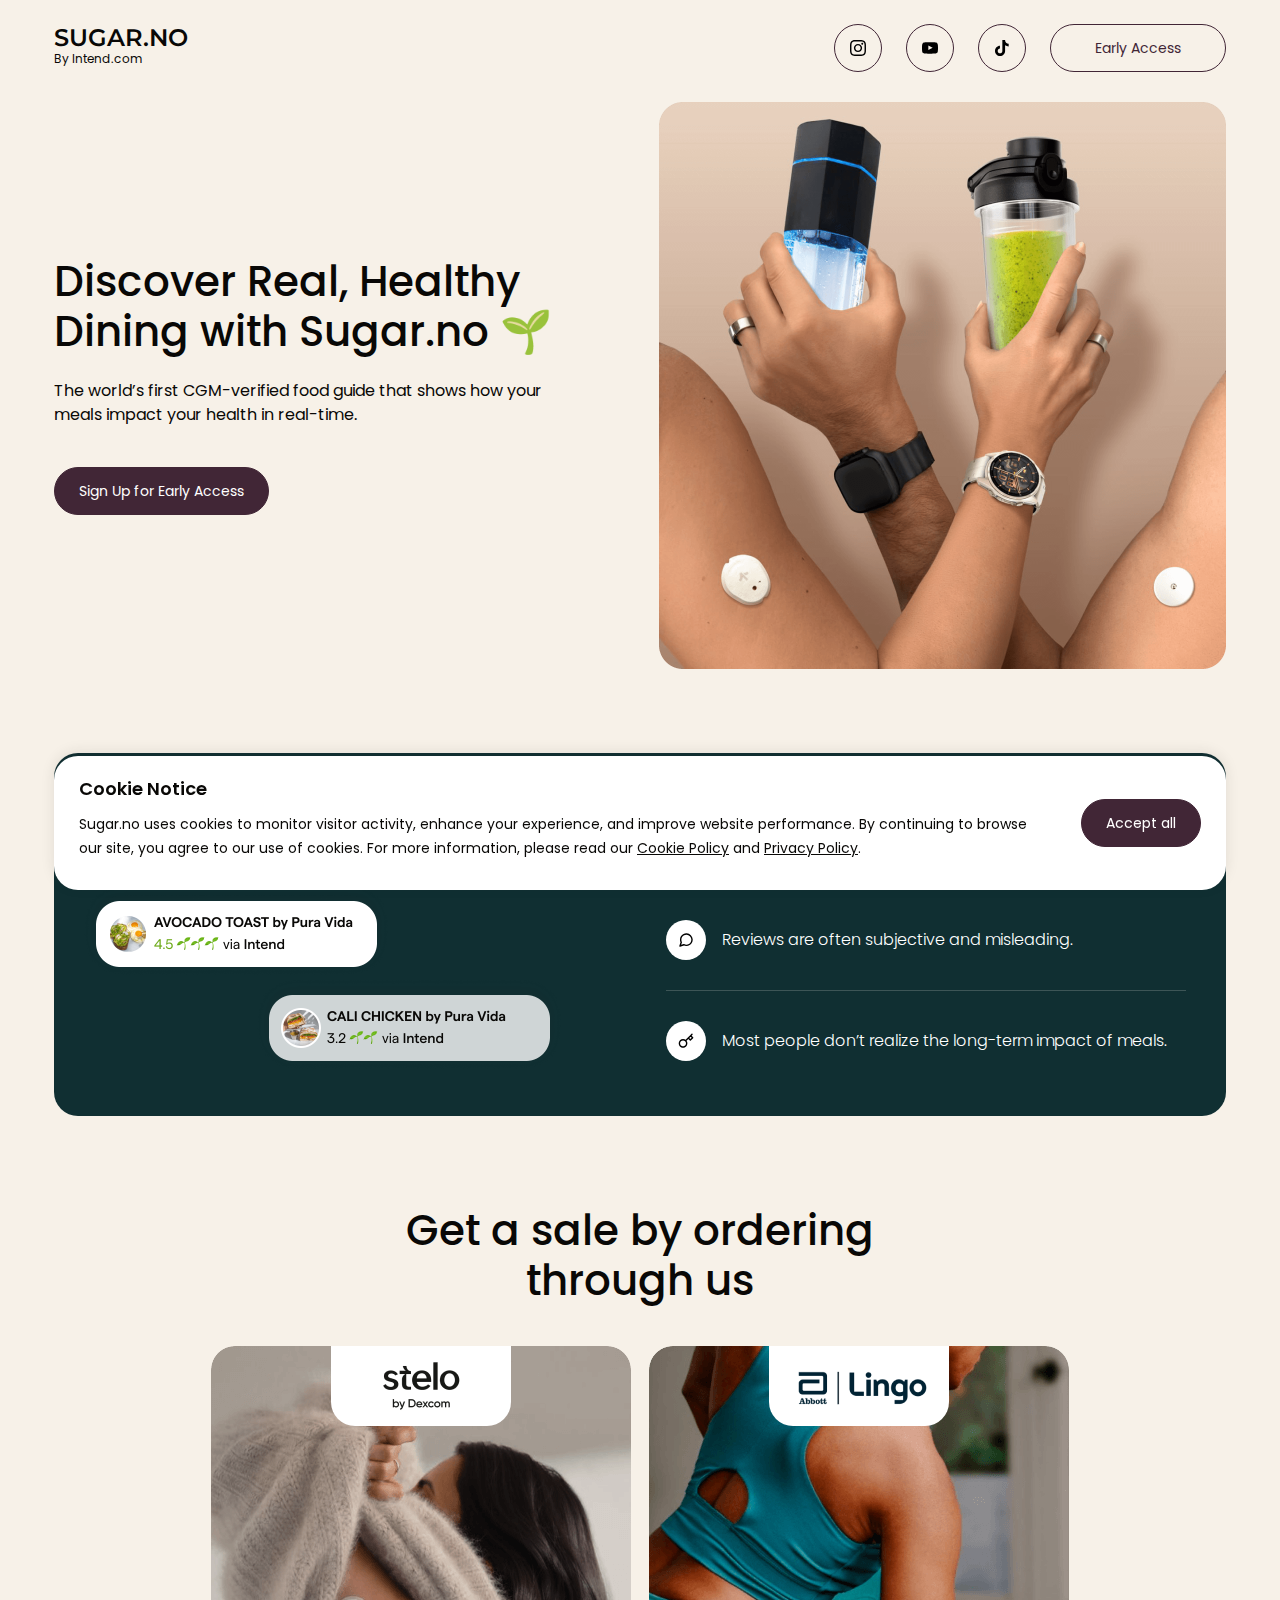
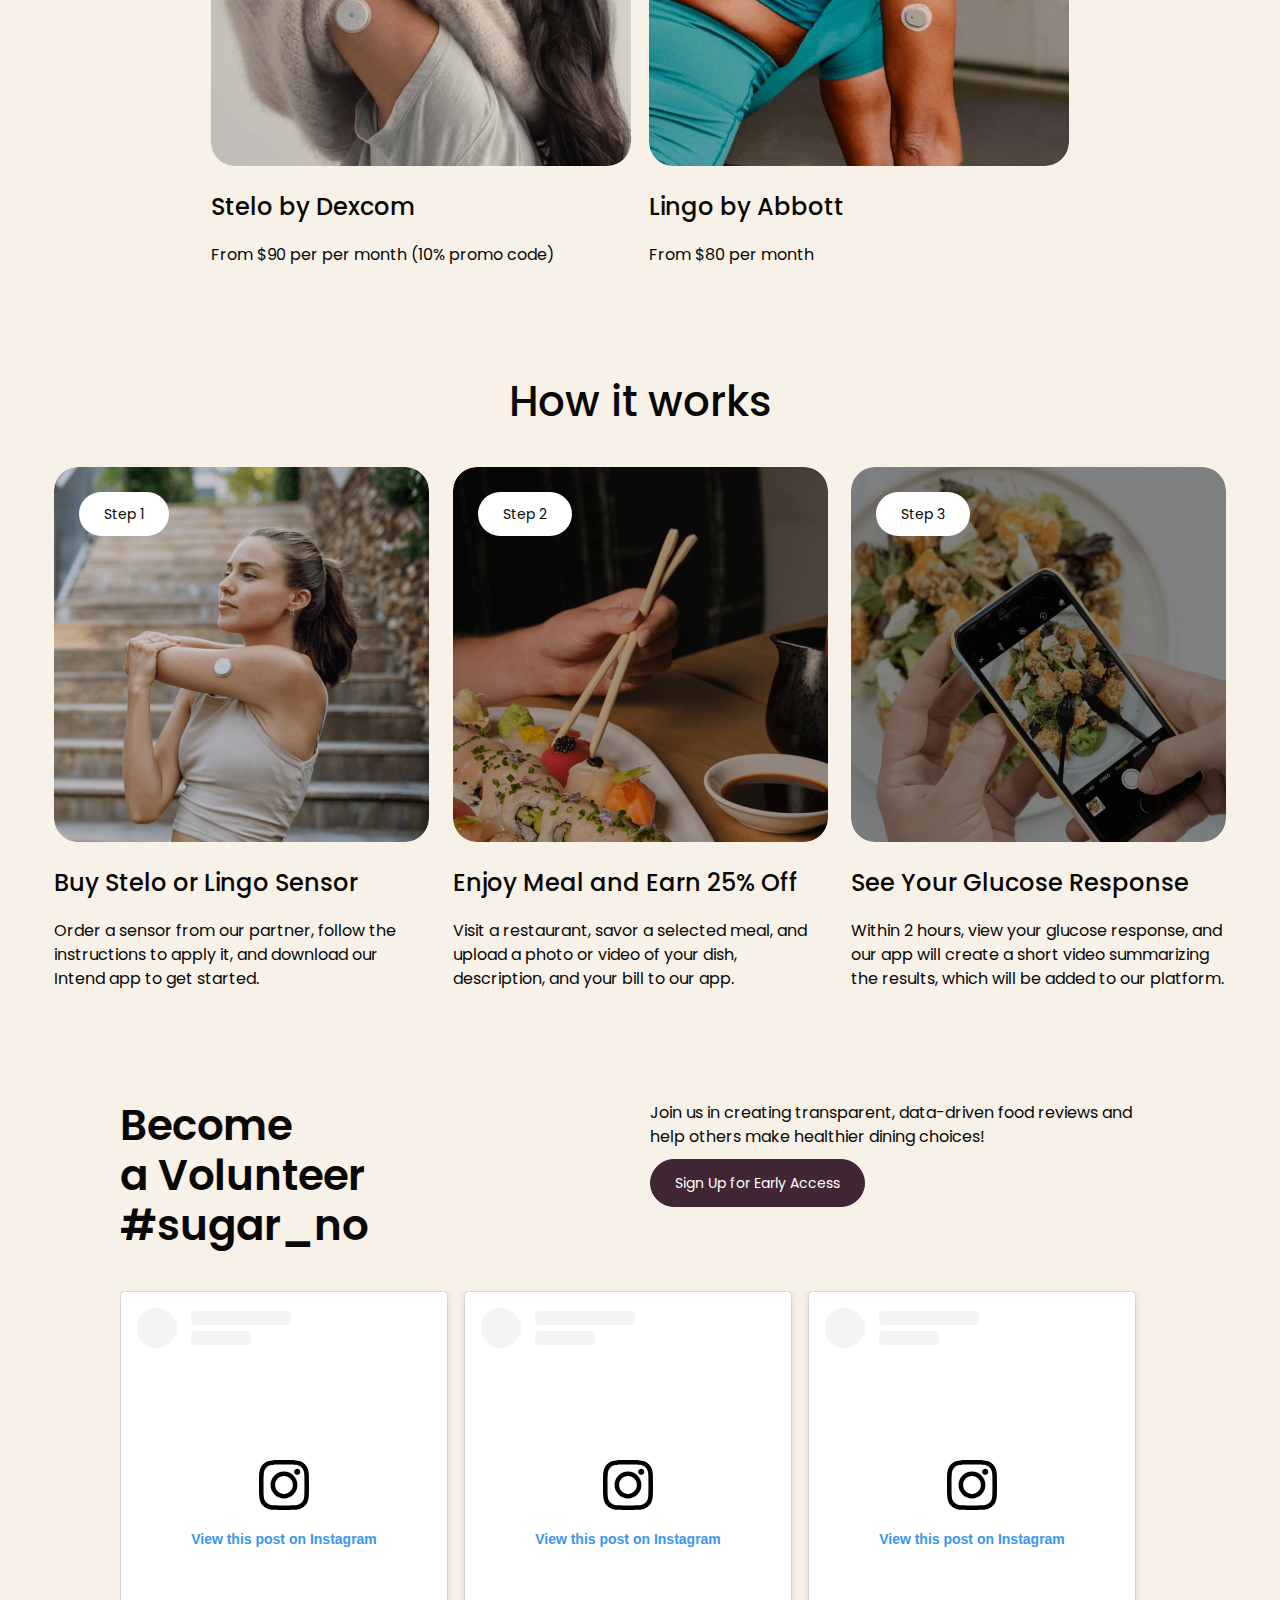
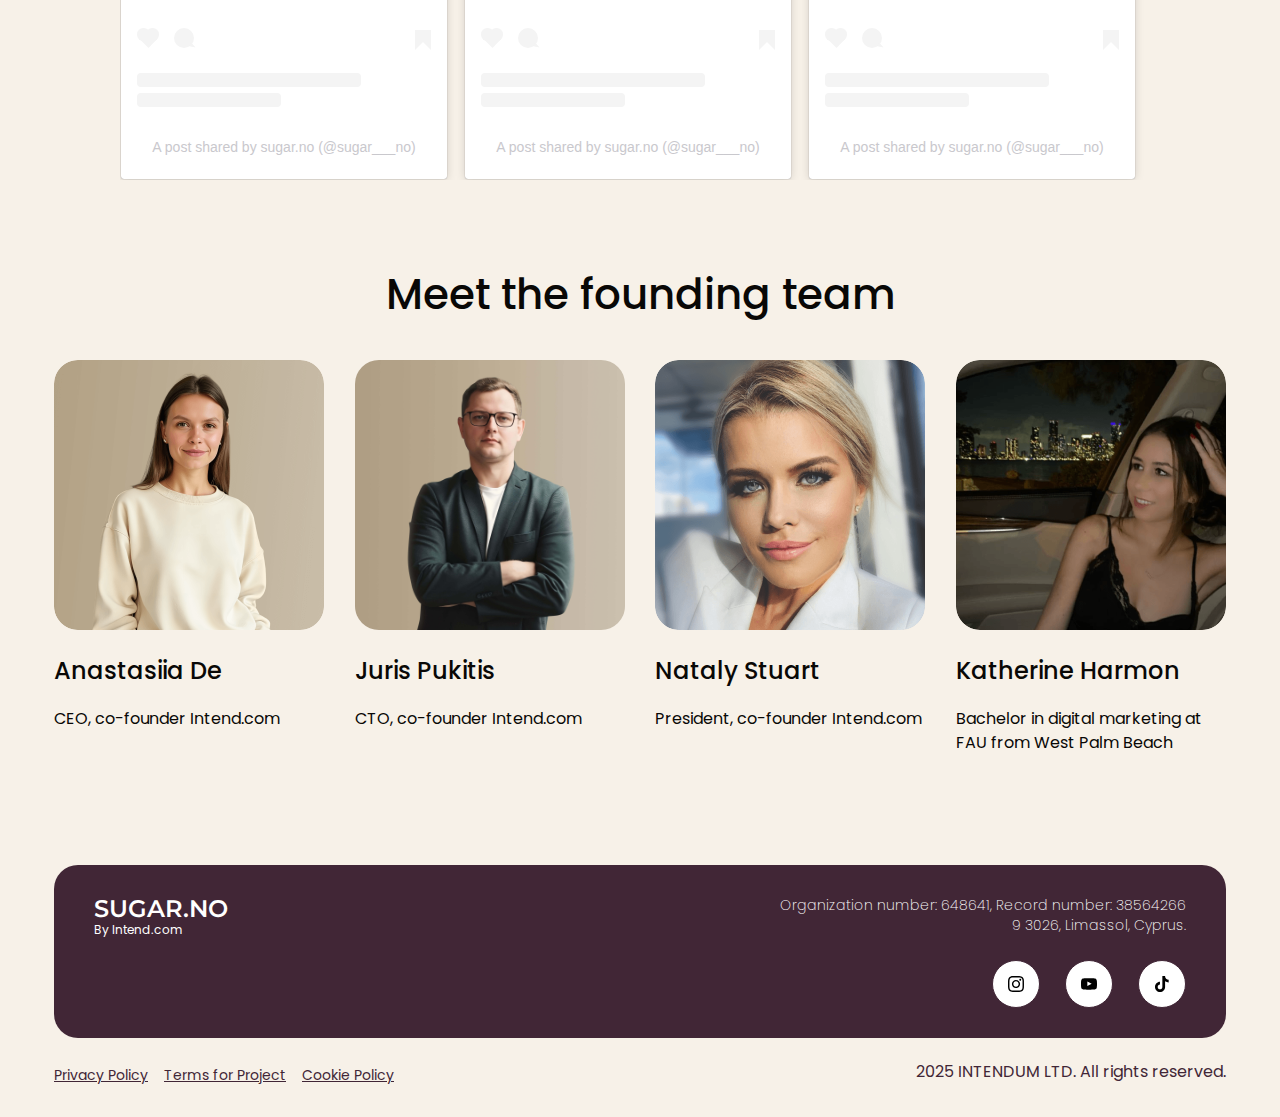
<file: index.html>
<!DOCTYPE html>
<html lang="en">
<head>
    <meta charset="UTF-8">
    <title>Sugar.no | Discover Real, Healthy Dining with Sugar.no</title>
    <meta name="description" content="Explore Sugar.no for CGM-verified food guides and learn how meals impact your health in real-time. Sign up today for early access!">
    <link rel="icon" href="favicon.ico">
    <meta name="viewport" content="width=device-width,initial-scale=1"/>
    <link rel="preconnect" href="https://fonts.googleapis.com">
    <link rel="preconnect" href="https://fonts.gstatic.com" crossorigin>
    <link href="https://fonts.googleapis.com/css2?family=Montserrat:ital,wght@0,100..900;1,100..900&family=Onest:wght@100..900&display=swap"
          rel="stylesheet">
    <link rel="stylesheet" href="css/style.css">
    <link href="https://fonts.googleapis.com/css2?family=Montserrat:ital,wght@0,100..900;1,100..900&family=Onest:wght@100..900&family=Poppins:ital,wght@0,100;0,200;0,300;0,400;0,500;0,600;0,700;0,800;0,900;1,100;1,200;1,300;1,400;1,500;1,600;1,700;1,800;1,900&display=swap"
          rel="stylesheet">
    <script src="js/script.js"></script>
</head>
<body>
<div class="content">
    <div class="header">
        <div class="logo">
            <div class="logo-text">
                SUGAR.NO
            </div>
            <div class="logo-subtext">
                By Intend.com
            </div>
        </div>

        <nav class="nav">
            <a  href="https://www.instagram.com/sugar___no" target="_blank" class="nav-ticktock social border border-radius">
                <img src="img/IG.svg" alt="Instagram">
            </a><a href="" onclick="prevent(event)" class="nav-youtube social border border-radius">
                <img src="img/youtube.svg" alt="Facebook">
            </a><a href="" onclick="prevent(event)" class="nav-instagram social border border-radius">
                <img src="img/tiktok.svg" alt="Ticktok">
            </a><a href="mailto:info@intend.com" class="nav-early-access border border-radius">Early Access</a>
        </nav>
    </div>
    <div class="early-banner">
        <div class="early-banner-cnt">
            <h1 class="early-banner-cnt-title">Discover Real, Healthy Dining with <span
                    class="same-line">Sugar.no 🌱</span></h1>
            <div class="early-banner-cnt-text">The world’s first CGM-verified food guide that shows how your meals
                impact your health in real-time.
            </div>
            <a class="button-simple border border-radius" href="mailto:info@intend.com">Sign Up for Early Access</a>
        </div>
        <div class="early-banner-img">
            <img src="img/img.png" alt="">
        </div>
    </div>
    <div class="steps border-radius">
        <div class="steps-intro">
            <h2 class="steps-intro-title">
                Eating Out Shouldn’t Be a Guessing Game
            </h2>
            <div class="steps-intro-img">
                <img src="img/img_1.png" alt="AVOCADO TOAST by Pura Vida">
            </div>
            <div class="steps-intro-img right">
                <img src="img/img_2.png" alt="CALI CHICKEN by Pura Vida">
            </div>
        </div>
        <div class="steps-list">
            <div class="steps-list-item">
                <div class="steps-list-item-icon round">
                    <img src="img/eye-off.svg" alt="Facebook">
                </div>
                <div class="steps-list-item-text">
                    Hidden sugars and unhealthy ingredients are everywhere.
                </div>
            </div>
            <div class="steps-list-item">
                <div class="steps-list-item-icon round small">
                    <img src="img/message-circle.svg" alt="Facebook">
                </div>
                <div class="steps-list-item-text">
                    Reviews are often subjective and misleading.
                </div>
            </div>
            <div class="steps-list-item">
                <div class="steps-list-item-icon round small">
                    <img src="img/key.svg" alt="Facebook">
                </div>
                <div class="steps-list-item-text">
                    Most people don’t realize the long-term impact of meals.
                </div>
            </div>
        </div>
    </div>
    <div class="list">
        <h3 class="section-title">Get a sale by ordering<br>through us</h3>
        <div class="list-items large">
            <div class="list-item">
                <div class="list-item-img">
                    <img src="img/img1.png" alt="stelo">
                    <div class="list-item-img-tag stelo"></div>
                </div>
                <div class="list-item-title">Stelo by Dexcom</div>
                <div class="list-item-text">From $90 per per month (10% promo code)</div>
<!--                <a class="button-simple border border-radius" href="/#">Order now</a>-->
            </div>
            <div class="list-item">
                <div class="list-item-img">
                    <img src="img/img2.png" alt="lingo">
                    <div class="list-item-img-tag lingo"></div>
                </div>
                <div class="list-item-title">Lingo by Abbott</div>
                <div class="list-item-text">From $80 per month</div>
<!--                <a class="button-simple border border-radius" href="/#">Order now</a>-->
            </div>
        </div>
    </div>
    <div class="list">
        <h3 class="section-title">How it works</h3>
        <div class="list-items small">
            <div class="list-item">
                <div class="list-item-img">
                    <img src="img/how1.png" alt="Step 1">
                    <div class="list-item-img-nr border-radius">Step 1</div>
                </div>
                <div class="list-item-title">Buy Stelo or Lingo Sensor</div>
                <div class="list-item-text">Order a sensor from our partner, follow the instructions to apply it, and download our Intend app to get started.</div>
            </div>
            <div class="list-item">
                <div class="list-item-img">
                    <img src="img/how2.png" alt="Step 2">
                    <div class="list-item-img-nr border-radius">Step 2</div>
                </div>
                <div class="list-item-title">Enjoy Meal and Earn 25% Off</div>
                <div class="list-item-text">Visit a restaurant, savor a selected meal, and upload a photo or video of your dish, description, and your bill to our app.</div>
            </div>
            <div class="list-item">
                <div class="list-item-img">
                    <img src="img/how3.png" alt="Step 3">
                    <div class="list-item-img-nr border-radius">Step 3</div>
                </div>
                <div class="list-item-title">See Your Glucose Response</div>
                <div class="list-item-text">Within 2 hours, view your glucose response, and our app will create a short video summarizing the results, which will be added to our platform.</div>
            </div>
        </div>
    </div>
    <div class="list become">
        <div class="become-header">
            <div class="become-header-title">Become <div class="volunteer">a Volunteer</div> <div class="tag">#sugar_no</div></div>
            <div class="become-header-text">
                Join us in creating transparent, data-driven food reviews and help others make healthier dining choices!
                <div>
                    <a href="mailto:info@intend.com" class="button-simple border border-radius">Sign Up for Early Access </a>
                </div>
            </div>
        </div>
        <div class="become-screens">
            <div>
                <blockquote class="instagram-media" data-instgrm-permalink="https://www.instagram.com/reel/DDlPYWHutdi/?utm_source=ig_embed&amp;utm_campaign=loading" data-instgrm-version="14" style=" background:#FFF; border:0; border-radius:3px; box-shadow:0 0 1px 0 rgba(0,0,0,0.5),0 1px 10px 0 rgba(0,0,0,0.15); margin: 1px; max-width:540px; min-width:326px; padding:0; width:99.375%; width:-webkit-calc(100% - 2px); width:calc(100% - 2px);"><div style="padding:16px;"> <a href="https://www.instagram.com/reel/DDlPYWHutdi/?utm_source=ig_embed&amp;utm_campaign=loading" style=" background:#FFFFFF; line-height:0; padding:0 0; text-align:center; text-decoration:none; width:100%;" target="_blank"> <div style=" display: flex; flex-direction: row; align-items: center;"> <div style="background-color: #F4F4F4; border-radius: 50%; flex-grow: 0; height: 40px; margin-right: 14px; width: 40px;"></div> <div style="display: flex; flex-direction: column; flex-grow: 1; justify-content: center;"> <div style=" background-color: #F4F4F4; border-radius: 4px; flex-grow: 0; height: 14px; margin-bottom: 6px; width: 100px;"></div> <div style=" background-color: #F4F4F4; border-radius: 4px; flex-grow: 0; height: 14px; width: 60px;"></div></div></div><div style="padding: 19% 0;"></div> <div style="display:block; height:50px; margin:0 auto 12px; width:50px;"><svg width="50px" height="50px" viewBox="0 0 60 60" version="1.1" xmlns="https://www.w3.org/2000/svg" xmlns:xlink="https://www.w3.org/1999/xlink"><g stroke="none" stroke-width="1" fill="none" fill-rule="evenodd"><g transform="translate(-511.000000, -20.000000)" fill="#000000"><g><path d="M556.869,30.41 C554.814,30.41 553.148,32.076 553.148,34.131 C553.148,36.186 554.814,37.852 556.869,37.852 C558.924,37.852 560.59,36.186 560.59,34.131 C560.59,32.076 558.924,30.41 556.869,30.41 M541,60.657 C535.114,60.657 530.342,55.887 530.342,50 C530.342,44.114 535.114,39.342 541,39.342 C546.887,39.342 551.658,44.114 551.658,50 C551.658,55.887 546.887,60.657 541,60.657 M541,33.886 C532.1,33.886 524.886,41.1 524.886,50 C524.886,58.899 532.1,66.113 541,66.113 C549.9,66.113 557.115,58.899 557.115,50 C557.115,41.1 549.9,33.886 541,33.886 M565.378,62.101 C565.244,65.022 564.756,66.606 564.346,67.663 C563.803,69.06 563.154,70.057 562.106,71.106 C561.058,72.155 560.06,72.803 558.662,73.347 C557.607,73.757 556.021,74.244 553.102,74.378 C549.944,74.521 548.997,74.552 541,74.552 C533.003,74.552 532.056,74.521 528.898,74.378 C525.979,74.244 524.393,73.757 523.338,73.347 C521.94,72.803 520.942,72.155 519.894,71.106 C518.846,70.057 518.197,69.06 517.654,67.663 C517.244,66.606 516.755,65.022 516.623,62.101 C516.479,58.943 516.448,57.996 516.448,50 C516.448,42.003 516.479,41.056 516.623,37.899 C516.755,34.978 517.244,33.391 517.654,32.338 C518.197,30.938 518.846,29.942 519.894,28.894 C520.942,27.846 521.94,27.196 523.338,26.654 C524.393,26.244 525.979,25.756 528.898,25.623 C532.057,25.479 533.004,25.448 541,25.448 C548.997,25.448 549.943,25.479 553.102,25.623 C556.021,25.756 557.607,26.244 558.662,26.654 C560.06,27.196 561.058,27.846 562.106,28.894 C563.154,29.942 563.803,30.938 564.346,32.338 C564.756,33.391 565.244,34.978 565.378,37.899 C565.522,41.056 565.552,42.003 565.552,50 C565.552,57.996 565.522,58.943 565.378,62.101 M570.82,37.631 C570.674,34.438 570.167,32.258 569.425,30.349 C568.659,28.377 567.633,26.702 565.965,25.035 C564.297,23.368 562.623,22.342 560.652,21.575 C558.743,20.834 556.562,20.326 553.369,20.18 C550.169,20.033 549.148,20 541,20 C532.853,20 531.831,20.033 528.631,20.18 C525.438,20.326 523.257,20.834 521.349,21.575 C519.376,22.342 517.703,23.368 516.035,25.035 C514.368,26.702 513.342,28.377 512.574,30.349 C511.834,32.258 511.326,34.438 511.181,37.631 C511.035,40.831 511,41.851 511,50 C511,58.147 511.035,59.17 511.181,62.369 C511.326,65.562 511.834,67.743 512.574,69.651 C513.342,71.625 514.368,73.296 516.035,74.965 C517.703,76.634 519.376,77.658 521.349,78.425 C523.257,79.167 525.438,79.673 528.631,79.82 C531.831,79.965 532.853,80.001 541,80.001 C549.148,80.001 550.169,79.965 553.369,79.82 C556.562,79.673 558.743,79.167 560.652,78.425 C562.623,77.658 564.297,76.634 565.965,74.965 C567.633,73.296 568.659,71.625 569.425,69.651 C570.167,67.743 570.674,65.562 570.82,62.369 C570.966,59.17 571,58.147 571,50 C571,41.851 570.966,40.831 570.82,37.631"></path></g></g></g></svg></div><div style="padding-top: 8px;"> <div style=" color:#3897f0; font-family:Arial,sans-serif; font-size:14px; font-style:normal; font-weight:550; line-height:18px;">View this post on Instagram</div></div><div style="padding: 12.5% 0;"></div> <div style="display: flex; flex-direction: row; margin-bottom: 14px; align-items: center;"><div> <div style="background-color: #F4F4F4; border-radius: 50%; height: 12.5px; width: 12.5px; transform: translateX(0px) translateY(7px);"></div> <div style="background-color: #F4F4F4; height: 12.5px; transform: rotate(-45deg) translateX(3px) translateY(1px); width: 12.5px; flex-grow: 0; margin-right: 14px; margin-left: 2px;"></div> <div style="background-color: #F4F4F4; border-radius: 50%; height: 12.5px; width: 12.5px; transform: translateX(9px) translateY(-18px);"></div></div><div style="margin-left: 8px;"> <div style=" background-color: #F4F4F4; border-radius: 50%; flex-grow: 0; height: 20px; width: 20px;"></div> <div style=" width: 0; height: 0; border-top: 2px solid transparent; border-left: 6px solid #f4f4f4; border-bottom: 2px solid transparent; transform: translateX(16px) translateY(-4px) rotate(30deg)"></div></div><div style="margin-left: auto;"> <div style=" width: 0px; border-top: 8px solid #F4F4F4; border-right: 8px solid transparent; transform: translateY(16px);"></div> <div style=" background-color: #F4F4F4; flex-grow: 0; height: 12px; width: 16px; transform: translateY(-4px);"></div> <div style=" width: 0; height: 0; border-top: 8px solid #F4F4F4; border-left: 8px solid transparent; transform: translateY(-4px) translateX(8px);"></div></div></div> <div style="display: flex; flex-direction: column; flex-grow: 1; justify-content: center; margin-bottom: 24px;"> <div style=" background-color: #F4F4F4; border-radius: 4px; flex-grow: 0; height: 14px; margin-bottom: 6px; width: 224px;"></div> <div style=" background-color: #F4F4F4; border-radius: 4px; flex-grow: 0; height: 14px; width: 144px;"></div></div></a><p style=" color:#c9c8cd; font-family:Arial,sans-serif; font-size:14px; line-height:17px; margin-bottom:0; margin-top:8px; overflow:hidden; padding:8px 0 7px; text-align:center; text-overflow:ellipsis; white-space:nowrap;"><a href="https://www.instagram.com/reel/DDlPYWHutdi/?utm_source=ig_embed&amp;utm_campaign=loading" style=" color:#c9c8cd; font-family:Arial,sans-serif; font-size:14px; font-style:normal; font-weight:normal; line-height:17px; text-decoration:none;" target="_blank">A post shared by sugar.no (@sugar___no)</a></p></div></blockquote>
            </div>
            <div>
                <blockquote class="instagram-media" data-instgrm-permalink="https://www.instagram.com/reel/DDlSBU5u2Ou/?utm_source=ig_embed&amp;utm_campaign=loading" data-instgrm-version="14" style=" background:#FFF; border:0; border-radius:3px; box-shadow:0 0 1px 0 rgba(0,0,0,0.5),0 1px 10px 0 rgba(0,0,0,0.15); margin: 1px; max-width:540px; min-width:326px; padding:0; width:99.375%; width:-webkit-calc(100% - 2px); width:calc(100% - 2px);"><div style="padding:16px;"> <a href="https://www.instagram.com/reel/DDlSBU5u2Ou/?utm_source=ig_embed&amp;utm_campaign=loading" style=" background:#FFFFFF; line-height:0; padding:0 0; text-align:center; text-decoration:none; width:100%;" target="_blank"> <div style=" display: flex; flex-direction: row; align-items: center;"> <div style="background-color: #F4F4F4; border-radius: 50%; flex-grow: 0; height: 40px; margin-right: 14px; width: 40px;"></div> <div style="display: flex; flex-direction: column; flex-grow: 1; justify-content: center;"> <div style=" background-color: #F4F4F4; border-radius: 4px; flex-grow: 0; height: 14px; margin-bottom: 6px; width: 100px;"></div> <div style=" background-color: #F4F4F4; border-radius: 4px; flex-grow: 0; height: 14px; width: 60px;"></div></div></div><div style="padding: 19% 0;"></div> <div style="display:block; height:50px; margin:0 auto 12px; width:50px;"><svg width="50px" height="50px" viewBox="0 0 60 60" version="1.1" xmlns="https://www.w3.org/2000/svg" xmlns:xlink="https://www.w3.org/1999/xlink"><g stroke="none" stroke-width="1" fill="none" fill-rule="evenodd"><g transform="translate(-511.000000, -20.000000)" fill="#000000"><g><path d="M556.869,30.41 C554.814,30.41 553.148,32.076 553.148,34.131 C553.148,36.186 554.814,37.852 556.869,37.852 C558.924,37.852 560.59,36.186 560.59,34.131 C560.59,32.076 558.924,30.41 556.869,30.41 M541,60.657 C535.114,60.657 530.342,55.887 530.342,50 C530.342,44.114 535.114,39.342 541,39.342 C546.887,39.342 551.658,44.114 551.658,50 C551.658,55.887 546.887,60.657 541,60.657 M541,33.886 C532.1,33.886 524.886,41.1 524.886,50 C524.886,58.899 532.1,66.113 541,66.113 C549.9,66.113 557.115,58.899 557.115,50 C557.115,41.1 549.9,33.886 541,33.886 M565.378,62.101 C565.244,65.022 564.756,66.606 564.346,67.663 C563.803,69.06 563.154,70.057 562.106,71.106 C561.058,72.155 560.06,72.803 558.662,73.347 C557.607,73.757 556.021,74.244 553.102,74.378 C549.944,74.521 548.997,74.552 541,74.552 C533.003,74.552 532.056,74.521 528.898,74.378 C525.979,74.244 524.393,73.757 523.338,73.347 C521.94,72.803 520.942,72.155 519.894,71.106 C518.846,70.057 518.197,69.06 517.654,67.663 C517.244,66.606 516.755,65.022 516.623,62.101 C516.479,58.943 516.448,57.996 516.448,50 C516.448,42.003 516.479,41.056 516.623,37.899 C516.755,34.978 517.244,33.391 517.654,32.338 C518.197,30.938 518.846,29.942 519.894,28.894 C520.942,27.846 521.94,27.196 523.338,26.654 C524.393,26.244 525.979,25.756 528.898,25.623 C532.057,25.479 533.004,25.448 541,25.448 C548.997,25.448 549.943,25.479 553.102,25.623 C556.021,25.756 557.607,26.244 558.662,26.654 C560.06,27.196 561.058,27.846 562.106,28.894 C563.154,29.942 563.803,30.938 564.346,32.338 C564.756,33.391 565.244,34.978 565.378,37.899 C565.522,41.056 565.552,42.003 565.552,50 C565.552,57.996 565.522,58.943 565.378,62.101 M570.82,37.631 C570.674,34.438 570.167,32.258 569.425,30.349 C568.659,28.377 567.633,26.702 565.965,25.035 C564.297,23.368 562.623,22.342 560.652,21.575 C558.743,20.834 556.562,20.326 553.369,20.18 C550.169,20.033 549.148,20 541,20 C532.853,20 531.831,20.033 528.631,20.18 C525.438,20.326 523.257,20.834 521.349,21.575 C519.376,22.342 517.703,23.368 516.035,25.035 C514.368,26.702 513.342,28.377 512.574,30.349 C511.834,32.258 511.326,34.438 511.181,37.631 C511.035,40.831 511,41.851 511,50 C511,58.147 511.035,59.17 511.181,62.369 C511.326,65.562 511.834,67.743 512.574,69.651 C513.342,71.625 514.368,73.296 516.035,74.965 C517.703,76.634 519.376,77.658 521.349,78.425 C523.257,79.167 525.438,79.673 528.631,79.82 C531.831,79.965 532.853,80.001 541,80.001 C549.148,80.001 550.169,79.965 553.369,79.82 C556.562,79.673 558.743,79.167 560.652,78.425 C562.623,77.658 564.297,76.634 565.965,74.965 C567.633,73.296 568.659,71.625 569.425,69.651 C570.167,67.743 570.674,65.562 570.82,62.369 C570.966,59.17 571,58.147 571,50 C571,41.851 570.966,40.831 570.82,37.631"></path></g></g></g></svg></div><div style="padding-top: 8px;"> <div style=" color:#3897f0; font-family:Arial,sans-serif; font-size:14px; font-style:normal; font-weight:550; line-height:18px;">View this post on Instagram</div></div><div style="padding: 12.5% 0;"></div> <div style="display: flex; flex-direction: row; margin-bottom: 14px; align-items: center;"><div> <div style="background-color: #F4F4F4; border-radius: 50%; height: 12.5px; width: 12.5px; transform: translateX(0px) translateY(7px);"></div> <div style="background-color: #F4F4F4; height: 12.5px; transform: rotate(-45deg) translateX(3px) translateY(1px); width: 12.5px; flex-grow: 0; margin-right: 14px; margin-left: 2px;"></div> <div style="background-color: #F4F4F4; border-radius: 50%; height: 12.5px; width: 12.5px; transform: translateX(9px) translateY(-18px);"></div></div><div style="margin-left: 8px;"> <div style=" background-color: #F4F4F4; border-radius: 50%; flex-grow: 0; height: 20px; width: 20px;"></div> <div style=" width: 0; height: 0; border-top: 2px solid transparent; border-left: 6px solid #f4f4f4; border-bottom: 2px solid transparent; transform: translateX(16px) translateY(-4px) rotate(30deg)"></div></div><div style="margin-left: auto;"> <div style=" width: 0px; border-top: 8px solid #F4F4F4; border-right: 8px solid transparent; transform: translateY(16px);"></div> <div style=" background-color: #F4F4F4; flex-grow: 0; height: 12px; width: 16px; transform: translateY(-4px);"></div> <div style=" width: 0; height: 0; border-top: 8px solid #F4F4F4; border-left: 8px solid transparent; transform: translateY(-4px) translateX(8px);"></div></div></div> <div style="display: flex; flex-direction: column; flex-grow: 1; justify-content: center; margin-bottom: 24px;"> <div style=" background-color: #F4F4F4; border-radius: 4px; flex-grow: 0; height: 14px; margin-bottom: 6px; width: 224px;"></div> <div style=" background-color: #F4F4F4; border-radius: 4px; flex-grow: 0; height: 14px; width: 144px;"></div></div></a><p style=" color:#c9c8cd; font-family:Arial,sans-serif; font-size:14px; line-height:17px; margin-bottom:0; margin-top:8px; overflow:hidden; padding:8px 0 7px; text-align:center; text-overflow:ellipsis; white-space:nowrap;"><a href="https://www.instagram.com/reel/DDlSBU5u2Ou/?utm_source=ig_embed&amp;utm_campaign=loading" style=" color:#c9c8cd; font-family:Arial,sans-serif; font-size:14px; font-style:normal; font-weight:normal; line-height:17px; text-decoration:none;" target="_blank">A post shared by sugar.no (@sugar___no)</a></p></div></blockquote>
            </div>
            <div>
                <blockquote class="instagram-media" data-instgrm-permalink="https://www.instagram.com/reel/DDlUmXJORGW/?utm_source=ig_embed&amp;utm_campaign=loading" data-instgrm-version="14" style=" background:#FFF; border:0; border-radius:3px; box-shadow:0 0 1px 0 rgba(0,0,0,0.5),0 1px 10px 0 rgba(0,0,0,0.15); margin: 1px; max-width:540px; min-width:326px; padding:0; width:99.375%; width:-webkit-calc(100% - 2px); width:calc(100% - 2px);"><div style="padding:16px;"> <a href="https://www.instagram.com/reel/DDlUmXJORGW/?utm_source=ig_embed&amp;utm_campaign=loading" style=" background:#FFFFFF; line-height:0; padding:0 0; text-align:center; text-decoration:none; width:100%;" target="_blank"> <div style=" display: flex; flex-direction: row; align-items: center;"> <div style="background-color: #F4F4F4; border-radius: 50%; flex-grow: 0; height: 40px; margin-right: 14px; width: 40px;"></div> <div style="display: flex; flex-direction: column; flex-grow: 1; justify-content: center;"> <div style=" background-color: #F4F4F4; border-radius: 4px; flex-grow: 0; height: 14px; margin-bottom: 6px; width: 100px;"></div> <div style=" background-color: #F4F4F4; border-radius: 4px; flex-grow: 0; height: 14px; width: 60px;"></div></div></div><div style="padding: 19% 0;"></div> <div style="display:block; height:50px; margin:0 auto 12px; width:50px;"><svg width="50px" height="50px" viewBox="0 0 60 60" version="1.1" xmlns="https://www.w3.org/2000/svg" xmlns:xlink="https://www.w3.org/1999/xlink"><g stroke="none" stroke-width="1" fill="none" fill-rule="evenodd"><g transform="translate(-511.000000, -20.000000)" fill="#000000"><g><path d="M556.869,30.41 C554.814,30.41 553.148,32.076 553.148,34.131 C553.148,36.186 554.814,37.852 556.869,37.852 C558.924,37.852 560.59,36.186 560.59,34.131 C560.59,32.076 558.924,30.41 556.869,30.41 M541,60.657 C535.114,60.657 530.342,55.887 530.342,50 C530.342,44.114 535.114,39.342 541,39.342 C546.887,39.342 551.658,44.114 551.658,50 C551.658,55.887 546.887,60.657 541,60.657 M541,33.886 C532.1,33.886 524.886,41.1 524.886,50 C524.886,58.899 532.1,66.113 541,66.113 C549.9,66.113 557.115,58.899 557.115,50 C557.115,41.1 549.9,33.886 541,33.886 M565.378,62.101 C565.244,65.022 564.756,66.606 564.346,67.663 C563.803,69.06 563.154,70.057 562.106,71.106 C561.058,72.155 560.06,72.803 558.662,73.347 C557.607,73.757 556.021,74.244 553.102,74.378 C549.944,74.521 548.997,74.552 541,74.552 C533.003,74.552 532.056,74.521 528.898,74.378 C525.979,74.244 524.393,73.757 523.338,73.347 C521.94,72.803 520.942,72.155 519.894,71.106 C518.846,70.057 518.197,69.06 517.654,67.663 C517.244,66.606 516.755,65.022 516.623,62.101 C516.479,58.943 516.448,57.996 516.448,50 C516.448,42.003 516.479,41.056 516.623,37.899 C516.755,34.978 517.244,33.391 517.654,32.338 C518.197,30.938 518.846,29.942 519.894,28.894 C520.942,27.846 521.94,27.196 523.338,26.654 C524.393,26.244 525.979,25.756 528.898,25.623 C532.057,25.479 533.004,25.448 541,25.448 C548.997,25.448 549.943,25.479 553.102,25.623 C556.021,25.756 557.607,26.244 558.662,26.654 C560.06,27.196 561.058,27.846 562.106,28.894 C563.154,29.942 563.803,30.938 564.346,32.338 C564.756,33.391 565.244,34.978 565.378,37.899 C565.522,41.056 565.552,42.003 565.552,50 C565.552,57.996 565.522,58.943 565.378,62.101 M570.82,37.631 C570.674,34.438 570.167,32.258 569.425,30.349 C568.659,28.377 567.633,26.702 565.965,25.035 C564.297,23.368 562.623,22.342 560.652,21.575 C558.743,20.834 556.562,20.326 553.369,20.18 C550.169,20.033 549.148,20 541,20 C532.853,20 531.831,20.033 528.631,20.18 C525.438,20.326 523.257,20.834 521.349,21.575 C519.376,22.342 517.703,23.368 516.035,25.035 C514.368,26.702 513.342,28.377 512.574,30.349 C511.834,32.258 511.326,34.438 511.181,37.631 C511.035,40.831 511,41.851 511,50 C511,58.147 511.035,59.17 511.181,62.369 C511.326,65.562 511.834,67.743 512.574,69.651 C513.342,71.625 514.368,73.296 516.035,74.965 C517.703,76.634 519.376,77.658 521.349,78.425 C523.257,79.167 525.438,79.673 528.631,79.82 C531.831,79.965 532.853,80.001 541,80.001 C549.148,80.001 550.169,79.965 553.369,79.82 C556.562,79.673 558.743,79.167 560.652,78.425 C562.623,77.658 564.297,76.634 565.965,74.965 C567.633,73.296 568.659,71.625 569.425,69.651 C570.167,67.743 570.674,65.562 570.82,62.369 C570.966,59.17 571,58.147 571,50 C571,41.851 570.966,40.831 570.82,37.631"></path></g></g></g></svg></div><div style="padding-top: 8px;"> <div style=" color:#3897f0; font-family:Arial,sans-serif; font-size:14px; font-style:normal; font-weight:550; line-height:18px;">View this post on Instagram</div></div><div style="padding: 12.5% 0;"></div> <div style="display: flex; flex-direction: row; margin-bottom: 14px; align-items: center;"><div> <div style="background-color: #F4F4F4; border-radius: 50%; height: 12.5px; width: 12.5px; transform: translateX(0px) translateY(7px);"></div> <div style="background-color: #F4F4F4; height: 12.5px; transform: rotate(-45deg) translateX(3px) translateY(1px); width: 12.5px; flex-grow: 0; margin-right: 14px; margin-left: 2px;"></div> <div style="background-color: #F4F4F4; border-radius: 50%; height: 12.5px; width: 12.5px; transform: translateX(9px) translateY(-18px);"></div></div><div style="margin-left: 8px;"> <div style=" background-color: #F4F4F4; border-radius: 50%; flex-grow: 0; height: 20px; width: 20px;"></div> <div style=" width: 0; height: 0; border-top: 2px solid transparent; border-left: 6px solid #f4f4f4; border-bottom: 2px solid transparent; transform: translateX(16px) translateY(-4px) rotate(30deg)"></div></div><div style="margin-left: auto;"> <div style=" width: 0px; border-top: 8px solid #F4F4F4; border-right: 8px solid transparent; transform: translateY(16px);"></div> <div style=" background-color: #F4F4F4; flex-grow: 0; height: 12px; width: 16px; transform: translateY(-4px);"></div> <div style=" width: 0; height: 0; border-top: 8px solid #F4F4F4; border-left: 8px solid transparent; transform: translateY(-4px) translateX(8px);"></div></div></div> <div style="display: flex; flex-direction: column; flex-grow: 1; justify-content: center; margin-bottom: 24px;"> <div style=" background-color: #F4F4F4; border-radius: 4px; flex-grow: 0; height: 14px; margin-bottom: 6px; width: 224px;"></div> <div style=" background-color: #F4F4F4; border-radius: 4px; flex-grow: 0; height: 14px; width: 144px;"></div></div></a><p style=" color:#c9c8cd; font-family:Arial,sans-serif; font-size:14px; line-height:17px; margin-bottom:0; margin-top:8px; overflow:hidden; padding:8px 0 7px; text-align:center; text-overflow:ellipsis; white-space:nowrap;"><a href="https://www.instagram.com/reel/DDlUmXJORGW/?utm_source=ig_embed&amp;utm_campaign=loading" style=" color:#c9c8cd; font-family:Arial,sans-serif; font-size:14px; font-style:normal; font-weight:normal; line-height:17px; text-decoration:none;" target="_blank">A post shared by sugar.no (@sugar___no)</a></p></div></blockquote>
            </div>
            <script async src="//www.instagram.com/embed.js"></script>
        </div>
    </div>
    <div class="list">
        <h3 class="section-title">Meet the founding team</h3>
        <div class="list-items smallest">
            <div class="list-item">
                <div class="list-item-img">
                    <img src="img/1.png" alt="Anastasiia De">
                </div>
                <div class="list-item-title">Anastasiia De</div>
                <div class="list-item-text">CEO, co-founder Intend.com</div>
            </div>
            <div class="list-item">
                <div class="list-item-img">
                    <img src="img/2.jpg" alt="Juris Pukitis">
                </div>
                <div class="list-item-title">Juris Pukitis</div>
                <div class="list-item-text">CTO, co-founder Intend.com</div>
            </div>
            <div class="list-item">
                <div class="list-item-img">
                    <img src="img/3.png" alt="Nataly Stuart">
                </div>
                <div class="list-item-title">Nataly Stuart</div>
                <div class="list-item-text">President, co-founder  Intend.com</div>
            </div>
            <div class="list-item">
                <div class="list-item-img">
                    <img src="img/4.png" alt="Katherine Harmon">
                </div>
                <div class="list-item-title">Katherine Harmon</div>
                <div class="list-item-text">Bachelor in digital marketing at FAU from West Palm Beach</div>
            </div>
        </div>
    </div>

    <div class="footer border-radius">
        <div class="logo">
            <div class="logo-text">
                SUGAR.NO
            </div>
            <div class="logo-subtext">
                By Intend.com
            </div>
        </div>

        <nav class="footer-info">
            <div class="footer-address _1">
                Organization number: 648641, Record number: 38564266<br>
                9 3026, Limassol, Cyprus.
            </div>
            <div class="footer-social">
                <a href="https://www.instagram.com/sugar___no" target="_blank" class="nav-ticktock social border border-radius">
                    <img src="img/IG.svg" alt="Instagram">
                </a><a href="" onclick="prevent(event)" class="nav-youtube social border border-radius">
                    <img src="img/youtube.svg" alt="Facebook">
                </a><a href="" onclick="prevent(event)" class="nav-instagram social border border-radius">
                    <img src="img/tiktok.svg" alt="Ticktok">
                </a>
            </div>
        </nav>

        <div class="footer-address _2">
            Organization number: 648641<br>
            Record number: 38564266<br>
            9 3026, Limassol, Cyprus.
        </div>
    </div>
    <div class="footer-menu">
        <ul>
            <li><a href="/privacy-policy.html">Privacy Policy</a></li>
            <li><a href="/terms.html">Terms for Project</a></li>
            <li><a href="/cookie-policy.html">Cookie Policy</a></li>
        </ul>
        <div>2025 INTENDUM LTD. All rights reserved.</div>
    </div>
    <div id="cookies" class="cookies border-radius">
        <div class="cookies-info">
            <div class="cookies-info-title">Cookie Notice</div>
            <div class="cookies-info-text">Sugar.no uses cookies to monitor visitor activity, enhance your experience, and improve website performance. By continuing to browse our site, you agree to our use of cookies. For more information, please read our <a href="/sugar-no/cookie-policy.html">Cookie Policy</a> and <a href="/sugar-no/privacy-policy.html">Privacy Policy</a>.</div>
        </div>
        <a class="button-simple border border-radius" href="" onclick="setCookieAcceptance(event);">Accept all</a>
    </div>
</div>
</body>
</html>
</file>
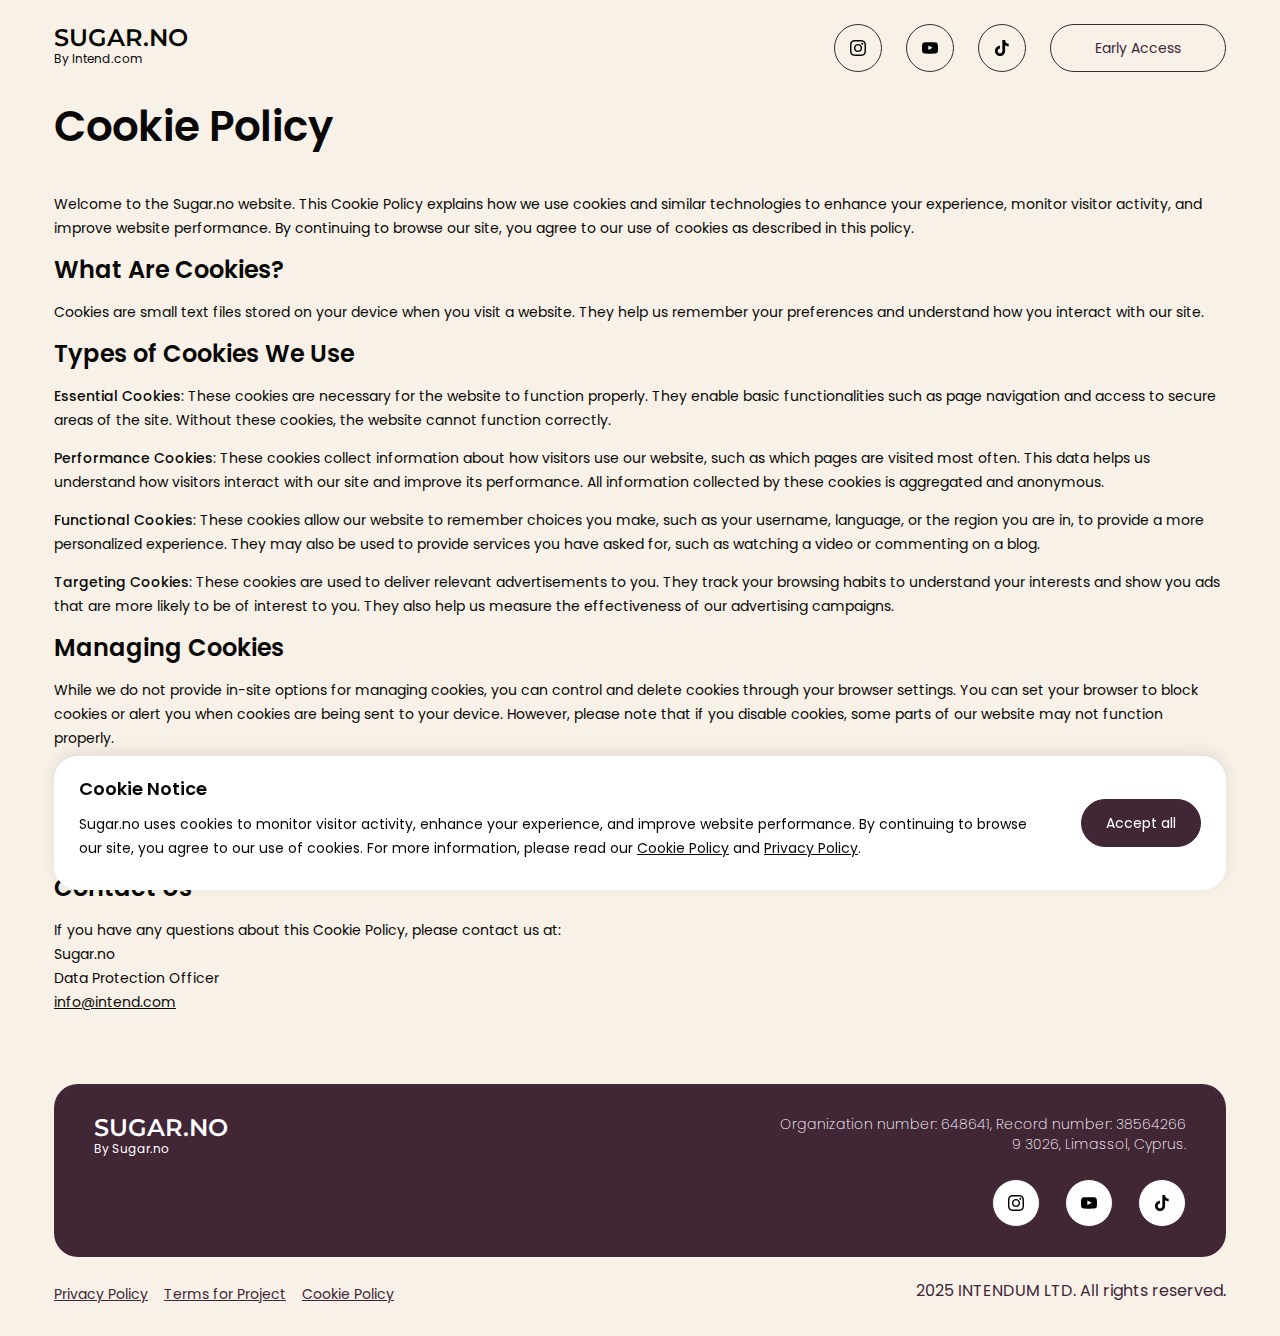
<file: cookie-policy.html>
<!DOCTYPE html>
<html lang="en">
<head>
    <meta charset="UTF-8">
    <title>Sugar.no | Discover Real, Healthy Dining with Sugar.no</title>
    <meta name="description" content="Explore Sugar.no for CGM-verified food guides and learn how meals impact your health in real-time. Sign up today for early access!">
    <link rel="icon" href="favicon.ico">
    <meta name="viewport" content="width=device-width,initial-scale=1"/>
    <link rel="preconnect" href="https://fonts.googleapis.com">
    <link rel="preconnect" href="https://fonts.gstatic.com" crossorigin>
    <link href="https://fonts.googleapis.com/css2?family=Montserrat:ital,wght@0,100..900;1,100..900&family=Onest:wght@100..900&display=swap"
          rel="stylesheet">
    <link rel="stylesheet" href="css/style.css">
    <link href="https://fonts.googleapis.com/css2?family=Montserrat:ital,wght@0,100..900;1,100..900&family=Onest:wght@100..900&family=Poppins:ital,wght@0,100;0,200;0,300;0,400;0,500;0,600;0,700;0,800;0,900;1,100;1,200;1,300;1,400;1,500;1,600;1,700;1,800;1,900&display=swap"
          rel="stylesheet">
    <script src="js/script.js"></script>
</head>
<body>
<div class="content">
    <div class="header">
        <a href="/" class="logo">
            <div class="logo-text">
                SUGAR.NO
            </div>
            <div class="logo-subtext">
                By Intend.com
            </div>
        </a>

        <nav class="nav">
            <a  href="https://www.instagram.com/sugar___no" target="_blank" class="nav-ticktock social border border-radius">
                <img src="img/IG.svg" alt="Instagram">
            </a><a href="" onclick="prevent(event)" class="nav-youtube social border border-radius">
            <img src="img/youtube.svg" alt="Facebook">
        </a><a href="" onclick="prevent(event)" class="nav-instagram social border border-radius">
            <img src="img/tiktok.svg" alt="Ticktok">
        </a><a href="mailto:info@intend.com" class="nav-early-access border border-radius">Early Access</a>
        </nav>
    </div>

    <div class="policy">
        <h1>Cookie Policy</h1>
        <section><p>Welcome to the Sugar.no website. This Cookie Policy explains how we use cookies and similar
            technologies
            to enhance your experience, monitor visitor activity, and improve website performance. By continuing to
            browse
            our site, you agree to our use of cookies as described in this policy.</p></section>
        <section><h2>What Are Cookies?</h2>
            <p>Cookies are small text files stored on your device when you visit a website. They help us remember your
                preferences and understand how you interact with our site.</p></section>
        <section><h2>Types of Cookies We Use</h2>
            <p><strong>Essential Cookies</strong>: These cookies are necessary for the website to function properly.
                They
                enable basic functionalities such as page navigation and access to secure areas of the site. Without
                these
                cookies, the website cannot function correctly.</p>
            <p><strong>Performance Cookies</strong>: These cookies collect information about how visitors use our
                website,
                such as which pages are visited most often. This data helps us understand how visitors interact with our
                site and improve its performance. All information collected by these cookies is aggregated and
                anonymous.
            </p>
            <p><strong>Functional Cookies</strong>: These cookies allow our website to remember choices you make, such
                as
                your username, language, or the region you are in, to provide a more personalized experience. They may
                also
                be used to provide services you have asked for, such as watching a video or commenting on a blog.</p>
            <p><strong>Targeting Cookies</strong>: These cookies are used to deliver relevant advertisements to you.
                They
                track your browsing habits to understand your interests and show you ads that are more likely to be of
                interest to you. They also help us measure the effectiveness of our advertising campaigns.</p></section>
        <section><h2>Managing Cookies</h2>
            <p>While we do not provide in-site options for managing cookies, you can control and delete cookies through
                your
                browser settings. You can set your browser to block cookies or alert you when cookies are being sent to
                your
                device. However, please note that if you disable cookies, some parts of our website may not function
                properly.</p></section>
        <section><h2>Changes to This Cookie Policy</h2>
            <p>We may update this Cookie Policy from time to time to reflect changes in our practices or for other
                operational, legal, or regulatory reasons. Please review this policy periodically to stay informed about
                our
                use of cookies and related technologies.</p></section>
        <section><h2>Contact Us</h2>
            <p>If you have any questions about this Cookie Policy, please contact us at:<br/>Sugar.no<br/>Data Protection
                Officer<br/><a class="link" href="mailto: info@intend.com">info@intend.com</a></p></section>
    </div>

    <div class="footer border-radius">
        <div class="logo">
            <div class="logo-text">
                SUGAR.NO
            </div>
            <div class="logo-subtext">
                By Sugar.no
            </div>
        </div>

        <nav class="footer-info">
            <div class="footer-address _1">
                Organization number: 648641, Record number: 38564266<br>
                9 3026, Limassol, Cyprus.
            </div>
            <div class="footer-social">
                <a href="/#" class="nav-ticktock social border border-radius">
                    <img src="img/IG.svg" alt="Instagram">
                </a><a href="/#" class="nav-youtube social border border-radius">
                <img src="img/youtube.svg" alt="Facebook">
            </a><a href="/#" class="nav-instagram social border border-radius">
                <img src="img/tiktok.svg" alt="Ticktok">
            </a>
            </div>
        </nav>

        <div class="footer-address _2">
            Organization number: 648641<br>
            Record number: 38564266<br>
            9 3026, Limassol, Cyprus.
        </div>
    </div>
    <div class="footer-menu">
        <ul>
            <li><a href="/privacy-policy.html">Privacy Policy</a></li>
            <li><a href="/terms.html">Terms for Project</a></li>
            <li><a href="/cookie-policy.html">Cookie Policy</a></li>
        </ul>
        <div>2025 INTENDUM LTD. All rights reserved.</div>
    </div>
    <div id="cookies" class="cookies border-radius">
        <div class="cookies-info">
            <div class="cookies-info-title">Cookie Notice</div>
            <div class="cookies-info-text">Sugar.no uses cookies to monitor visitor activity, enhance your experience, and improve website performance. By continuing to browse our site, you agree to our use of cookies. For more information, please read our <a href="/sugar-no/cookie-policy.html">Cookie Policy</a> and <a href="/sugar-no/privacy-policy.html">Privacy Policy</a>.</div>
        </div>
        <a class="button-simple border border-radius" href="" onclick="setCookieAcceptance(event);">Accept all</a>
    </div>
</div>
</body>
</html>
</file>
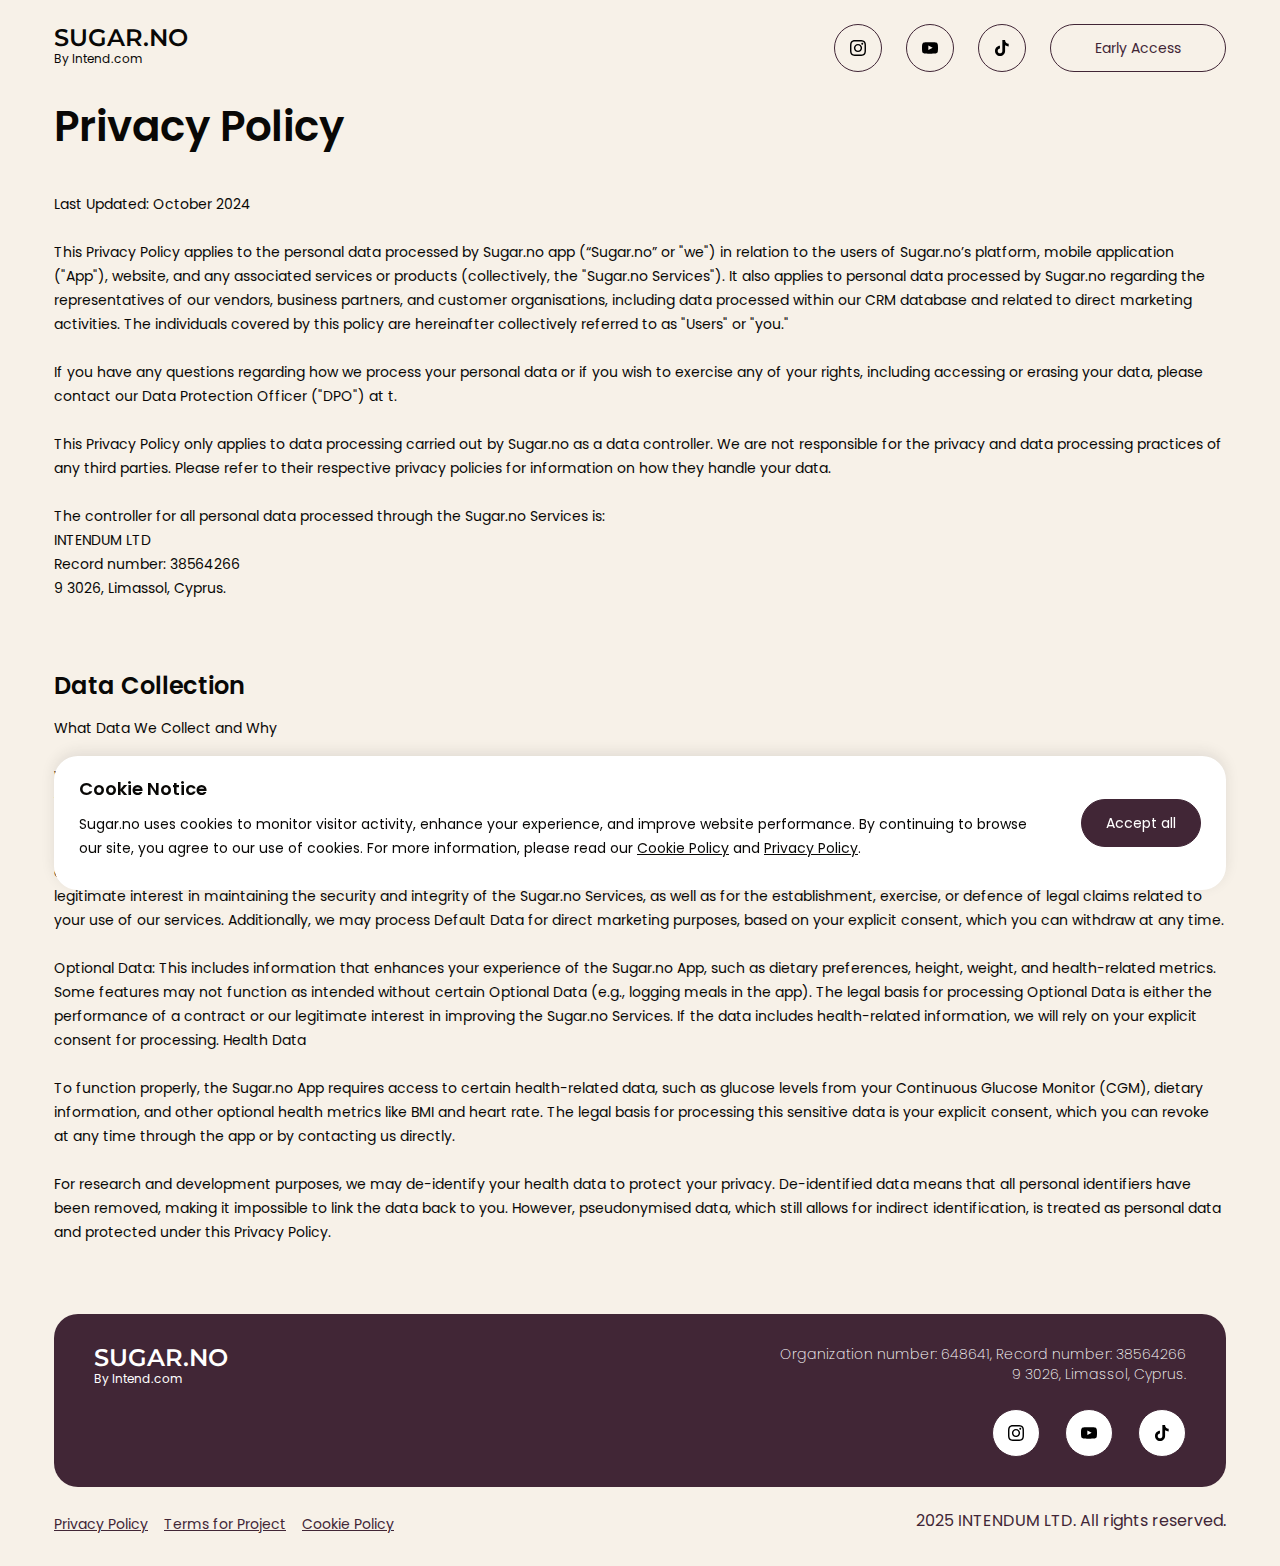
<file: privacy-policy.html>
<!DOCTYPE html>
<html lang="en">
<head>
    <meta charset="UTF-8">
    <title>Sugar.no | Discover Real, Healthy Dining with Sugar.no</title>
    <meta name="description" content="Explore Sugar.no for CGM-verified food guides and learn how meals impact your health in real-time. Sign up today for early access!">
    <link rel="icon" href="favicon.ico">
    <meta name="viewport" content="width=device-width,initial-scale=1"/>
    <link rel="preconnect" href="https://fonts.googleapis.com">
    <link rel="preconnect" href="https://fonts.gstatic.com" crossorigin>
    <link href="https://fonts.googleapis.com/css2?family=Montserrat:ital,wght@0,100..900;1,100..900&family=Onest:wght@100..900&display=swap"
          rel="stylesheet">
    <link rel="stylesheet" href="css/style.css">
    <link href="https://fonts.googleapis.com/css2?family=Montserrat:ital,wght@0,100..900;1,100..900&family=Onest:wght@100..900&family=Poppins:ital,wght@0,100;0,200;0,300;0,400;0,500;0,600;0,700;0,800;0,900;1,100;1,200;1,300;1,400;1,500;1,600;1,700;1,800;1,900&display=swap"
          rel="stylesheet">
    <script src="js/script.js"></script>
</head>
<body>
<div class="content">
    <div class="header">
        <a href="/" class="logo">
            <div class="logo-text">
                SUGAR.NO
            </div>
            <div class="logo-subtext">
                By Intend.com
            </div>
        </a>

        <nav class="nav">
            <a  href="https://www.instagram.com/sugar___no" target="_blank" class="nav-ticktock social border border-radius">
                <img src="img/IG.svg" alt="Instagram">
            </a><a href="" onclick="prevent(event)" class="nav-youtube social border border-radius">
            <img src="img/youtube.svg" alt="Facebook">
        </a><a href="" onclick="prevent(event)" class="nav-instagram social border border-radius">
            <img src="img/tiktok.svg" alt="Ticktok">
        </a><a href="mailto:info@intend.com" class="nav-early-access border border-radius">Early Access</a>
        </nav>
    </div>

    <div class="policy">
        <h1>Privacy Policy</h1>
        <p>
            Last Updated: October 2024
            <br><br>
            This Privacy Policy applies to the personal data processed by Sugar.no app (“Sugar.no” or "we") in relation to the users of Sugar.no’s platform, mobile application ("App"), website, and any associated services or products (collectively, the "Sugar.no Services"). It also applies to personal data processed by Sugar.no regarding the representatives of our vendors, business partners, and customer organisations, including data processed within our CRM database and related to direct marketing activities. The individuals covered by this policy are hereinafter collectively referred to as "Users" or "you."
            <br><br>
            If you have any questions regarding how we process your personal data or if you wish to exercise any of your rights, including accessing or erasing your data, please contact our Data Protection Officer ("DPO") at t.
            <br><br>
            This Privacy Policy only applies to data processing carried out by Sugar.no as a data controller. We are not responsible for the privacy and data processing practices of any third parties. Please refer to their respective privacy policies for information on how they handle your data.
            <br><br>
            The controller for all personal data processed through the Sugar.no Services is:<br>
            INTENDUM LTD<br>
            Record number: 38564266<br>
            9 3026, Limassol, Cyprus.
        </p>
    </div>

    <div class="policy">
        <h2>Data Collection</h2>
        <p>
            What Data We Collect and Why
            <br><br>
            We collect and process data to provide and improve the Sugar.no Services, including the Sugar.no App. We also collect user data to enable payment processing and for marketing purposes, such as sending you offers and updates about our products and services. The types of data we collect are grouped into two main categories:
            <br><br>
            Default Data: This includes essential information necessary to provide the Sugar.no Services, such as personal data related to your purchases, account creation, and app usage. The legal basis for processing this data is the performance of the contract between you and Sugar.no. We may also process this data based on our legitimate interest in maintaining the security and integrity of the Sugar.no Services, as well as for the establishment, exercise, or defence of legal claims related to your use of our services. Additionally, we may process Default Data for direct marketing purposes, based on your explicit consent, which you can withdraw at any time.
            <br><br>
            Optional Data: This includes information that enhances your experience of the Sugar.no App, such as dietary preferences, height, weight, and health-related metrics. Some features may not function as intended without certain Optional Data (e.g., logging meals in the app). The legal basis for processing Optional Data is either the performance of a contract or our legitimate interest in improving the Sugar.no Services. If the data includes health-related information, we will rely on your explicit consent for processing.
            Health Data
            <br><br>
            To function properly, the Sugar.no App requires access to certain health-related data, such as glucose levels from your Continuous Glucose Monitor (CGM), dietary information, and other optional health metrics like BMI and heart rate. The legal basis for processing this sensitive data is your explicit consent, which you can revoke at any time through the app or by contacting us directly.
            <br><br>
            For research and development purposes, we may de-identify your health data to protect your privacy. De-identified data means that all personal identifiers have been removed, making it impossible to link the data back to you. However, pseudonymised data, which still allows for indirect identification, is treated as personal data and protected under this Privacy Policy.
        </p>
    </div>

    <div class="footer border-radius">
        <div class="logo">
            <div class="logo-text">
                SUGAR.NO
            </div>
            <div class="logo-subtext">
                By Intend.com
            </div>
        </div>

        <nav class="footer-info">
            <div class="footer-address _1">
                Organization number: 648641, Record number: 38564266<br>
                9 3026, Limassol, Cyprus.
            </div>
            <div class="footer-social">
                <a href="/#" class="nav-ticktock social border border-radius">
                    <img src="img/IG.svg" alt="Instagram">
                </a><a href="/#" class="nav-youtube social border border-radius">
                    <img src="img/youtube.svg" alt="Facebook">
                </a><a href="/#" class="nav-instagram social border border-radius">
                    <img src="img/tiktok.svg" alt="Ticktok">
                </a>
            </div>
        </nav>

        <div class="footer-address _2">
            Organization number: 648641<br>
            Record number: 38564266<br>
            9 3026, Limassol, Cyprus.
        </div>
    </div>
    <div class="footer-menu">
        <ul>
            <li><a href="/privacy-policy.html">Privacy Policy</a></li>
            <li><a href="/terms.html">Terms for Project</a></li>
            <li><a href="/cookie-policy.html">Cookie Policy</a></li>
        </ul>
        <div>2025 INTENDUM LTD. All rights reserved.</div>
    </div>
    <div id="cookies" class="cookies border-radius">
        <div class="cookies-info">
            <div class="cookies-info-title">Cookie Notice</div>
            <div class="cookies-info-text">Sugar.no uses cookies to monitor visitor activity, enhance your experience, and improve website performance. By continuing to browse our site, you agree to our use of cookies. For more information, please read our <a href="/sugar-no/cookie-policy.html">Cookie Policy</a> and <a href="/sugar-no/privacy-policy.html">Privacy Policy</a>.</div>
        </div>
        <a class="button-simple border border-radius" href="" onclick="setCookieAcceptance(event);">Accept all</a>
    </div>
</div>
</body>
</html>
</file>
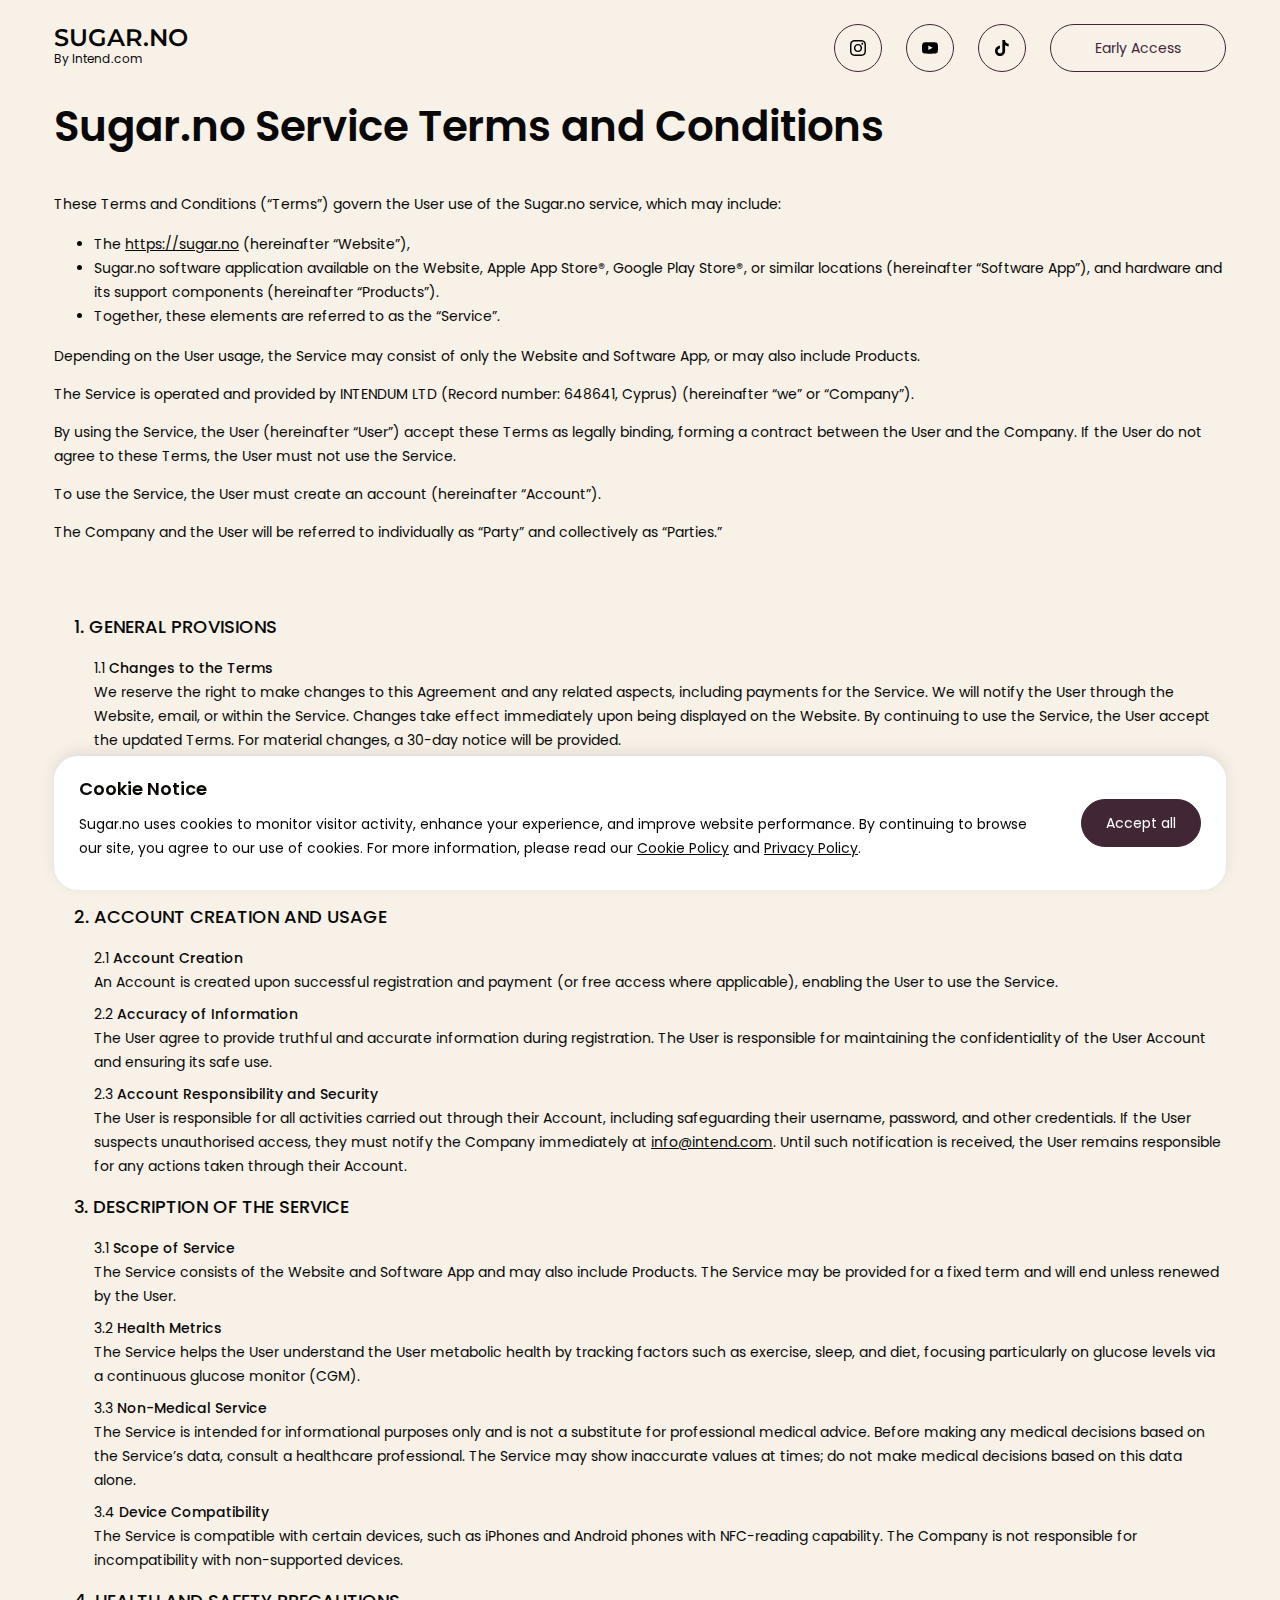
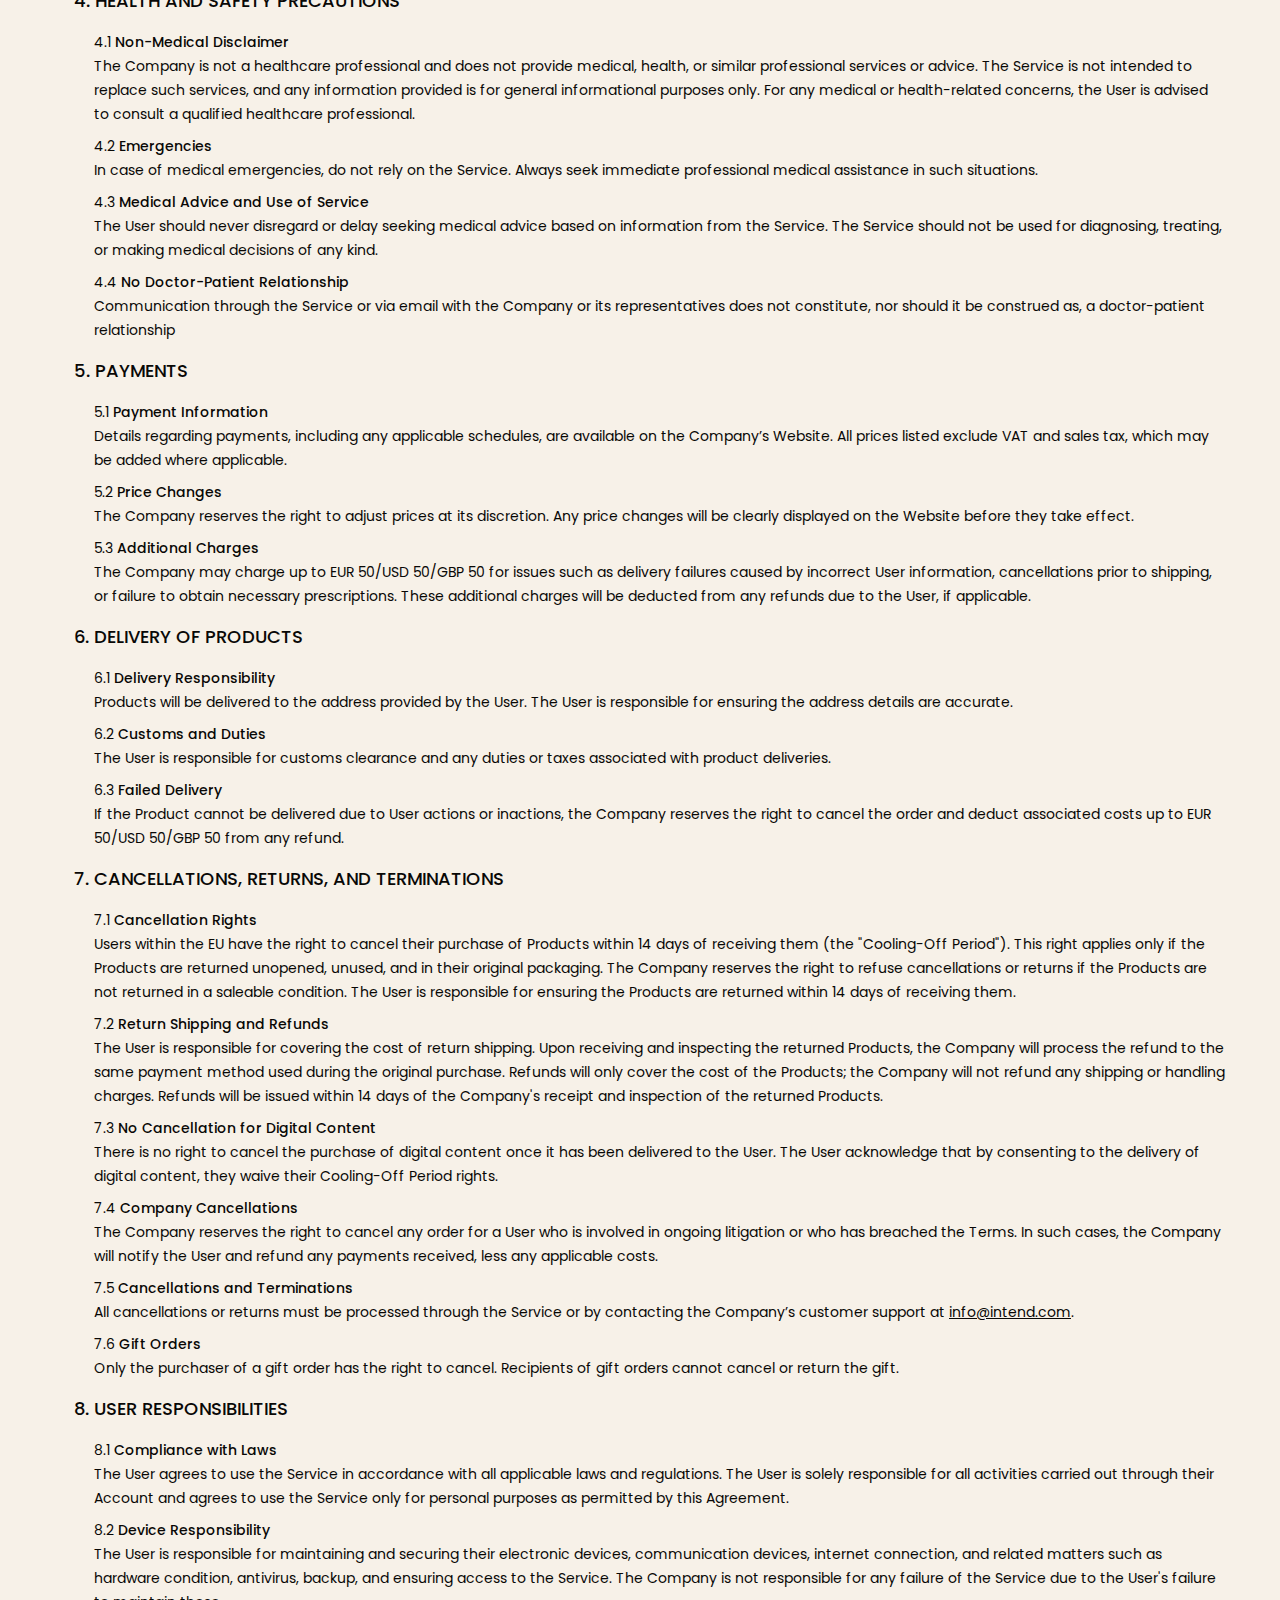
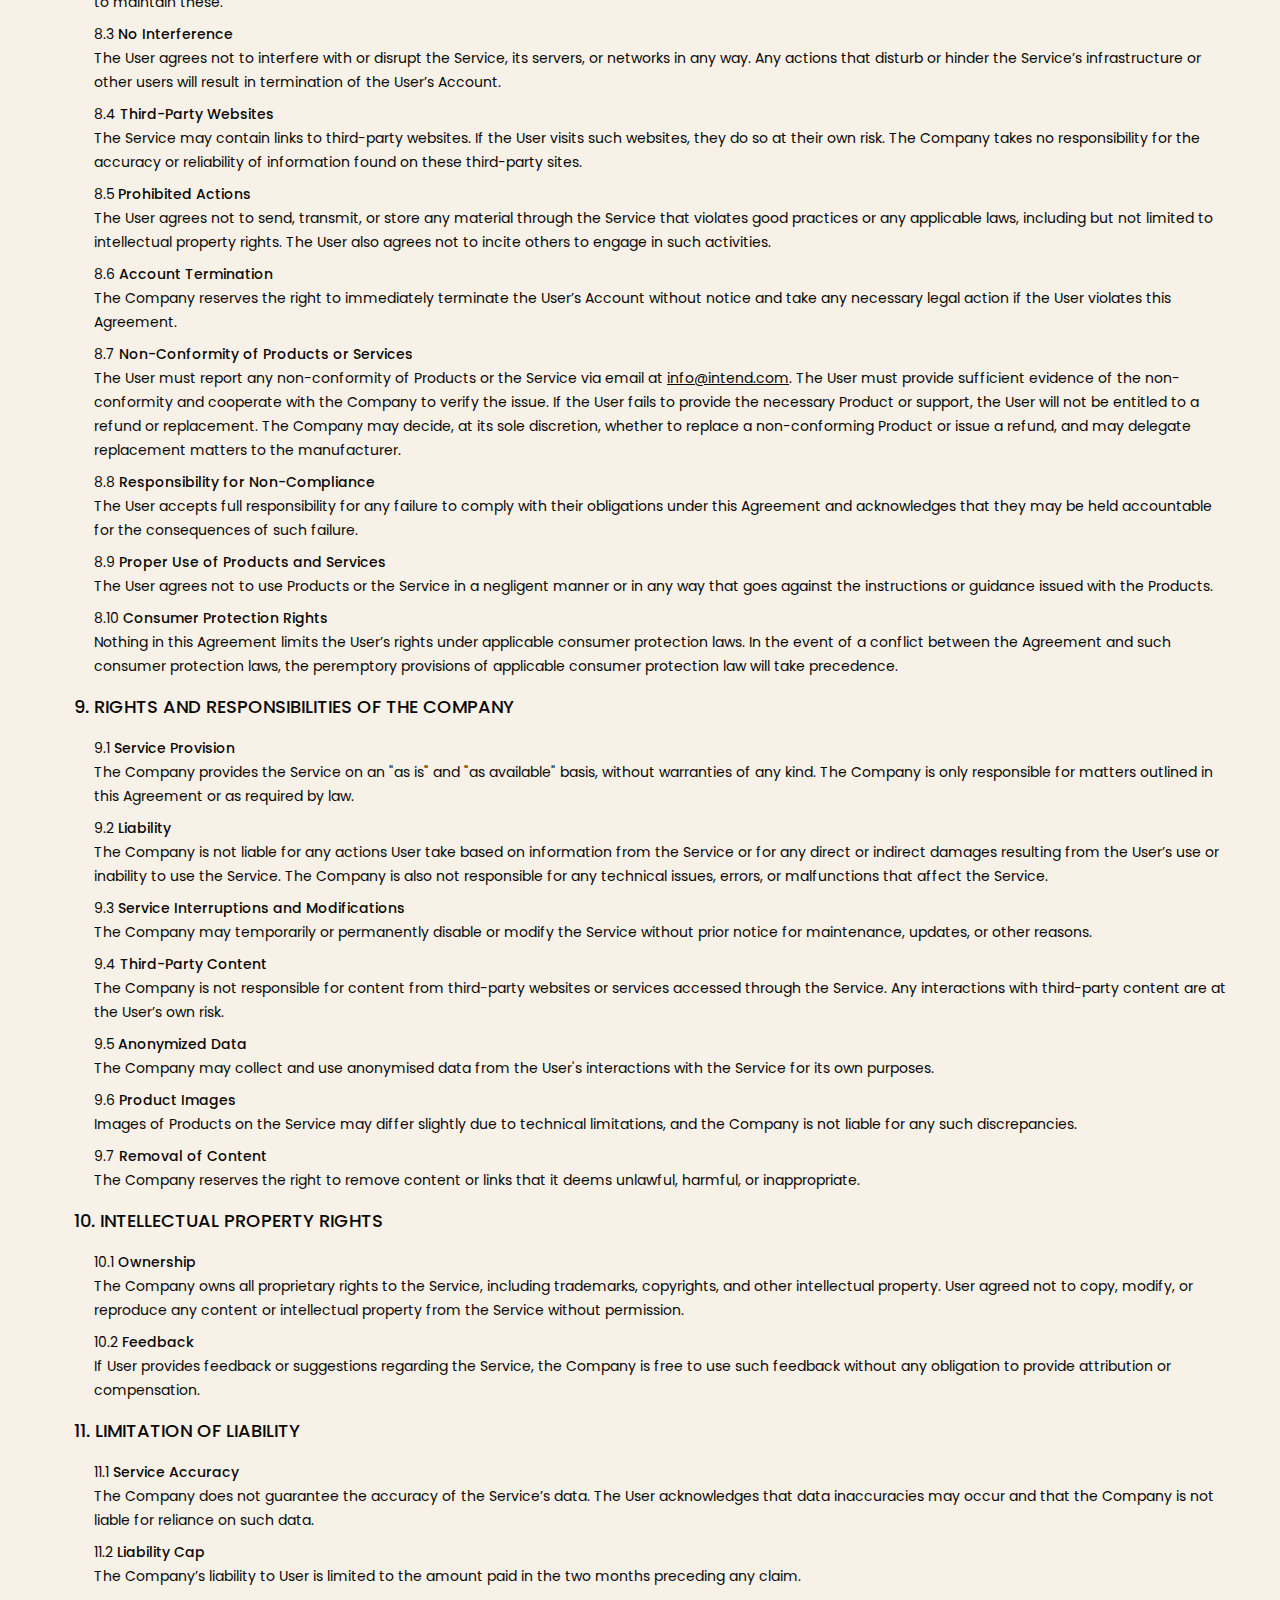
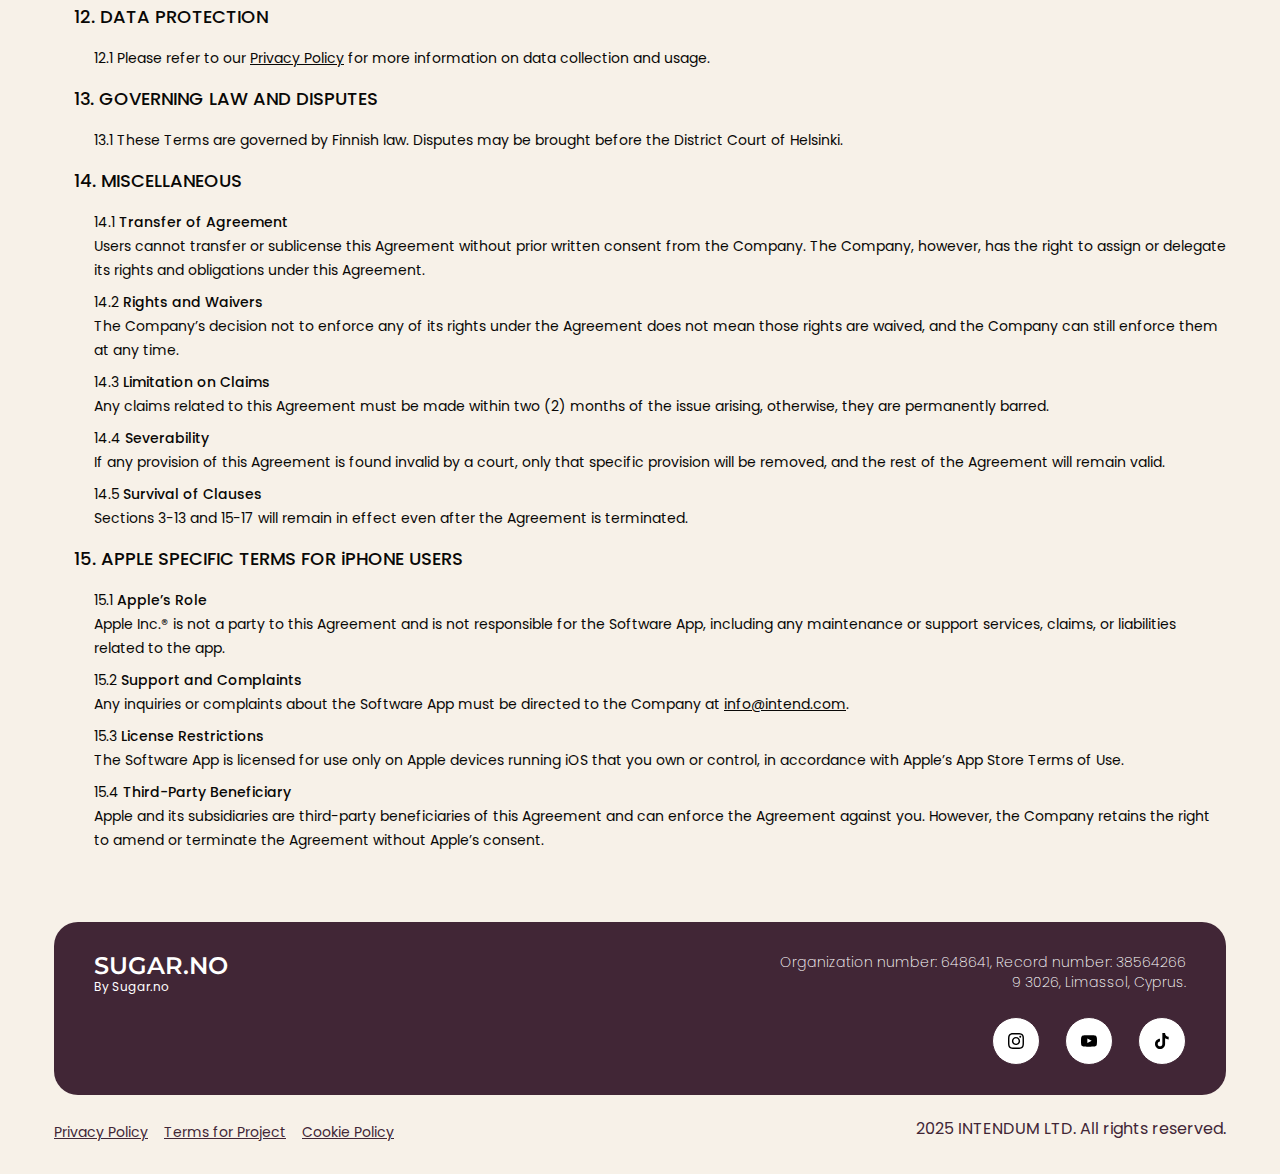
<file: terms.html>
<!DOCTYPE html>
<html lang="en">
<head>
    <meta charset="UTF-8">
    <title>Sugar.no | Discover Real, Healthy Dining with Sugar.no</title>
    <meta name="description" content="Explore Sugar.no for CGM-verified food guides and learn how meals impact your health in real-time. Sign up today for early access!">
    <link rel="icon" href="favicon.ico">
    <meta name="viewport" content="width=device-width,initial-scale=1"/>
    <link rel="preconnect" href="https://fonts.googleapis.com">
    <link rel="preconnect" href="https://fonts.gstatic.com" crossorigin>
    <link href="https://fonts.googleapis.com/css2?family=Montserrat:ital,wght@0,100..900;1,100..900&family=Onest:wght@100..900&display=swap"
          rel="stylesheet">
    <link rel="stylesheet" href="css/style.css">
    <link href="https://fonts.googleapis.com/css2?family=Montserrat:ital,wght@0,100..900;1,100..900&family=Onest:wght@100..900&family=Poppins:ital,wght@0,100;0,200;0,300;0,400;0,500;0,600;0,700;0,800;0,900;1,100;1,200;1,300;1,400;1,500;1,600;1,700;1,800;1,900&display=swap"
          rel="stylesheet">
    <script src="js/script.js"></script>
</head>
<body>
<div class="content">
    <div class="header">
        <a href="/" class="logo">
            <div class="logo-text">
                SUGAR.NO
            </div>
            <div class="logo-subtext">
                By Intend.com
            </div>
        </a>

        <nav class="nav">
            <a  href="https://www.instagram.com/sugar___no" target="_blank" class="nav-ticktock social border border-radius">
                <img src="img/IG.svg" alt="Instagram">
            </a><a href="" onclick="prevent(event)" class="nav-youtube social border border-radius">
            <img src="img/youtube.svg" alt="Facebook">
        </a><a href="" onclick="prevent(event)" class="nav-instagram social border border-radius">
            <img src="img/tiktok.svg" alt="Ticktok">
        </a><a href="mailto:info@intend.com" class="nav-early-access border border-radius">Early Access</a>
        </nav>
    </div>

    <div class="policy">
        <h1>Sugar.no Service Terms and Conditions</h1>
        <p>These Terms and Conditions (“Terms”) govern the User use of the Sugar.no service, which may include:</p>
        <ul>
            <li>The <a href="https://sugar.no" class="link">https://sugar.no</a> (hereinafter “Website”),</li>
            <li>Sugar.no software application available on the Website, Apple App Store®, Google Play Store®, or similar
                locations (hereinafter “Software App”), and hardware and its support components (hereinafter
                “Products”).
            </li>
            <li>Together, these elements are referred to as the “Service”.</li>
        </ul>
        <p>Depending on the User usage, the Service may consist of only the Website and Software App, or may also
            include Products.</p>
        <p>The Service is operated and provided by INTENDUM LTD (Record number: 648641, Cyprus) (hereinafter
            “we” or “Company”).</p>
        <p>By using the Service, the User (hereinafter “User”) accept these Terms as legally binding, forming a contract
            between the User and the Company. If the User do not agree to these Terms, the User must not use the
            Service.</p>
        <p>To use the Service, the User must create an account (hereinafter “Account”).</p>
        <p>The Company and the User will be referred to individually as “Party” and collectively as “Parties.”</p>
    </div>

    <div class="policy">
        <ol>
            <li>GENERAL PROVISIONS
                <ol>
                    <li><strong>Changes to the Terms</strong><br/>We reserve the right to make changes to this Agreement
                        and any related aspects, including payments for the Service. We will notify the User through the
                        Website, email, or within the Service. Changes take effect immediately upon being displayed on
                        the Website. By continuing to use the Service, the User accept the updated Terms. For material
                        changes, a 30-day notice will be provided.
                    </li>
                    <li><strong>Eligibility</strong><br/>The Service is available to individuals aged 18 and above.
                        Persons legally prohibited from entering into contracts or those under legal incompetence may
                        not use the Service.
                    </li>
                    <li><strong>User Warranties</strong><br/>By using the Service, the User warrant that the User is
                        legally qualified to enter into a binding agreement with the Company and will comply with
                        applicable laws.
                    </li>
                </ol>
            </li>
            <li>ACCOUNT CREATION AND USAGE
                <ol>
                    <li><strong>Account Creation</strong><br/>An Account is created upon successful registration and
                        payment (or free access where applicable), enabling the User to use the Service.
                    </li>
                    <li><strong>Accuracy of Information</strong><br/>The User agree to provide truthful and accurate
                        information during registration. The User is responsible for maintaining the confidentiality of
                        the User Account and ensuring its safe use.
                    </li>
                    <li><strong>Account Responsibility and Security</strong><br/>The User is responsible for all
                        activities carried out through their Account, including safeguarding their username, password,
                        and other credentials. If the User suspects unauthorised access, they must notify the Company
                        immediately at <a class="link" href="mailto: info@intend.com">info@intend.com</a>. Until such
                        notification is received, the User remains responsible for any actions taken through their
                        Account.
                    </li>
                </ol>
            </li>
            <li>DESCRIPTION OF THE SERVICE
                <ol>
                    <li><strong>Scope of Service</strong><br/>The Service consists of the Website and Software App and
                        may also include Products. The Service may be provided for a fixed term and will end unless
                        renewed by the User.
                    </li>
                    <li><strong>Health Metrics</strong><br/>The Service helps the User understand the User metabolic
                        health by tracking factors such as exercise, sleep, and diet, focusing particularly on glucose
                        levels via a continuous glucose monitor (CGM).
                    </li>
                    <li><strong>Non-Medical Service</strong><br/>The Service is intended for informational purposes only
                        and is not a substitute for professional medical advice. Before making any medical decisions
                        based on the Service’s data, consult a healthcare professional. The Service may show inaccurate
                        values at times; do not make medical decisions based on this data alone.
                    </li>
                    <li><strong>Device Compatibility</strong><br/>The Service is compatible with certain devices, such
                        as iPhones and Android phones with NFC-reading capability. The Company is not responsible for
                        incompatibility with non-supported devices.
                    </li>
                </ol>
            </li>
            <li>HEALTH AND SAFETY PRECAUTIONS
                <ol>
                    <li><strong>Non-Medical Disclaimer</strong><br/>The Company is not a healthcare professional and
                        does not provide medical, health, or similar professional services or advice. The Service is not
                        intended to replace such services, and any information provided is for general informational
                        purposes only. For any medical or health-related concerns, the User is advised to consult a
                        qualified healthcare professional.
                    </li>
                    <li><strong>Emergencies</strong><br/>In case of medical emergencies, do not rely on the Service.
                        Always seek immediate professional medical assistance in such situations.
                    </li>
                    <li><strong>Medical Advice and Use of Service</strong><br/>The User should never disregard or delay
                        seeking medical advice based on information from the Service. The Service should not be used for
                        diagnosing, treating, or making medical decisions of any kind.
                    </li>
                    <li><strong>No Doctor-Patient Relationship</strong><br/>Communication through the Service or via
                        email with the Company or its representatives does not constitute, nor should it be construed
                        as, a doctor-patient relationship
                    </li>
                </ol>
            </li>
            <li>PAYMENTS
                <ol>
                    <li><strong>Payment Information</strong><br/>Details regarding payments, including any applicable
                        schedules, are available on the Company’s Website. All prices listed exclude VAT and sales tax,
                        which may be added where applicable.
                    </li>
                    <li><strong>Price Changes</strong><br/>The Company reserves the right to adjust prices at its
                        discretion. Any price changes will be clearly displayed on the Website before they take effect.
                    </li>
                    <li><strong>Additional Charges</strong><br/>The Company may charge up to EUR 50/USD 50/GBP 50 for
                        issues such as delivery failures caused by incorrect User information, cancellations prior to
                        shipping, or failure to obtain necessary prescriptions. These additional charges will be
                        deducted from any refunds due to the User, if applicable.
                    </li>
                </ol>
            </li>
            <li>DELIVERY OF PRODUCTS
                <ol>
                    <li><strong>Delivery Responsibility</strong><br/>Products will be delivered to the address provided
                        by the User. The User is responsible for ensuring the address details are accurate.
                    </li>
                    <li><strong>Customs and Duties</strong><br/>The User is responsible for customs clearance and any
                        duties or taxes associated with product deliveries.
                    </li>
                    <li><strong>Failed Delivery</strong><br/>If the Product cannot be delivered due to User actions or
                        inactions, the Company reserves the right to cancel the order and deduct associated costs up to
                        EUR 50/USD 50/GBP 50 from any refund.
                    </li>
                </ol>
            </li>
            <li>CANCELLATIONS, RETURNS, AND TERMINATIONS
                <ol>
                    <li><strong>Cancellation Rights</strong><br/>Users within the EU have the right to cancel their
                        purchase of Products within 14 days of receiving them (the "Cooling-Off Period"). This right
                        applies only if the Products are returned unopened, unused, and in their original packaging. The
                        Company reserves the right to refuse cancellations or returns if the Products are not returned
                        in a saleable condition. The User is responsible for ensuring the Products are returned within
                        14 days of receiving them.
                    </li>
                    <li><strong>Return Shipping and Refunds</strong><br/>The User is responsible for covering the cost
                        of return shipping. Upon receiving and inspecting the returned Products, the Company will
                        process the refund to the same payment method used during the original purchase. Refunds will
                        only cover the cost of the Products; the Company will not refund any shipping or handling
                        charges. Refunds will be issued within 14 days of the Company's receipt and inspection of the
                        returned Products.
                    </li>
                    <li><strong>No Cancellation for Digital Content</strong><br/>There is no right to cancel the
                        purchase of digital content once it has been delivered to the User. The User acknowledge that by
                        consenting to the delivery of digital content, they waive their Cooling-Off Period rights.
                    </li>
                    <li><strong>Company Cancellations</strong><br/>The Company reserves the right to cancel any order
                        for a User who is involved in ongoing litigation or who has breached the Terms. In such cases,
                        the Company will notify the User and refund any payments received, less any applicable costs.
                    </li>
                    <li><strong>Cancellations and Terminations</strong><br/>All cancellations or returns must be
                        processed through the Service or by contacting the Company’s customer support at <a class="link"
                                                                                                            href="mailto: info@intend.com">info@intend.com</a>.
                    </li>
                    <li><strong>Gift Orders</strong><br/>Only the purchaser of a gift order has the right to cancel.
                        Recipients of gift orders cannot cancel or return the gift.
                    </li>
                </ol>
            </li>
            <li>USER RESPONSIBILITIES
                <ol>
                    <li><strong>Compliance with Laws</strong><br/>The User agrees to use the Service in accordance with
                        all applicable laws and regulations. The User is solely responsible for all activities carried
                        out through their Account and agrees to use the Service only for personal purposes as permitted
                        by this Agreement.
                    </li>
                    <li><strong>Device Responsibility</strong><br/>The User is responsible for maintaining and securing
                        their electronic devices, communication devices, internet connection, and related matters such
                        as hardware condition, antivirus, backup, and ensuring access to the Service. The Company is not
                        responsible for any failure of the Service due to the User's failure to maintain these.
                    </li>
                    <li><strong>No Interference</strong><br/>The User agrees not to interfere with or disrupt the
                        Service, its servers, or networks in any way. Any actions that disturb or hinder the Service’s
                        infrastructure or other users will result in termination of the User’s Account.
                    </li>
                    <li><strong>Third-Party Websites</strong><br/>The Service may contain links to third-party websites.
                        If the User visits such websites, they do so at their own risk. The Company takes no
                        responsibility for the accuracy or reliability of information found on these third-party sites.
                    </li>
                    <li><strong>Prohibited Actions</strong><br/>The User agrees not to send, transmit, or store any
                        material through the Service that violates good practices or any applicable laws, including but
                        not limited to intellectual property rights. The User also agrees not to incite others to engage
                        in such activities.
                    </li>
                    <li><strong>Account Termination</strong><br/>The Company reserves the right to immediately terminate
                        the User’s Account without notice and take any necessary legal action if the User violates this
                        Agreement.
                    </li>
                    <li><strong>Non-Conformity of Products or Services</strong><br/>The User must report any
                        non-conformity of Products or the Service via email at <a class="link"
                                                                                  href="mailto: info@intend.com">info@intend.com</a>.
                        The User must provide sufficient evidence of the non-conformity and cooperate with the Company
                        to verify the issue. If the User fails to provide the necessary Product or support, the User
                        will not be entitled to a refund or replacement. The Company may decide, at its sole discretion,
                        whether to replace a non-conforming Product or issue a refund, and may delegate replacement
                        matters to the manufacturer.
                    </li>
                    <li><strong>Responsibility for Non-Compliance</strong><br/>The User accepts full responsibility for
                        any failure to comply with their obligations under this Agreement and acknowledges that they may
                        be held accountable for the consequences of such failure.
                    </li>
                    <li><strong>Proper Use of Products and Services</strong><br/>The User agrees not to use Products or
                        the Service in a negligent manner or in any way that goes against the instructions or guidance
                        issued with the Products.
                    </li>
                    <li><strong>Consumer Protection Rights</strong><br/>Nothing in this Agreement limits the User’s
                        rights under applicable consumer protection laws. In the event of a conflict between the
                        Agreement and such consumer protection laws, the peremptory provisions of applicable consumer
                        protection law will take precedence.
                    </li>
                </ol>
            </li>
            <li>RIGHTS AND RESPONSIBILITIES OF THE COMPANY
                <ol>
                    <li><strong>Service Provision</strong><br/>The Company provides the Service on an "as is" and "as
                        available" basis, without warranties of any kind. The Company is only responsible for matters
                        outlined in this Agreement or as required by law.
                    </li>
                    <li><strong>Liability</strong><br/>The Company is not liable for any actions User take based on
                        information from the Service or for any direct or indirect damages resulting from the User’s use
                        or inability to use the Service. The Company is also not responsible for any technical issues,
                        errors, or malfunctions that affect the Service.
                    </li>
                    <li><strong>Service Interruptions and Modifications</strong><br/>The Company may temporarily or
                        permanently disable or modify the Service without prior notice for maintenance, updates, or
                        other reasons.
                    </li>
                    <li><strong>Third-Party Content</strong><br/>The Company is not responsible for content from
                        third-party websites or services accessed through the Service. Any interactions with third-party
                        content are at the User’s own risk.
                    </li>
                    <li><strong>Anonymized Data</strong><br/>The Company may collect and use anonymised data from the
                        User's interactions with the Service for its own purposes.
                    </li>
                    <li><strong>Product Images</strong><br/>Images of Products on the Service may differ slightly due to
                        technical limitations, and the Company is not liable for any such discrepancies.
                    </li>
                    <li><strong>Removal of Content</strong><br/>The Company reserves the right to remove content or
                        links that it deems unlawful, harmful, or inappropriate.
                    </li>
                </ol>
            </li>
            <li>INTELLECTUAL PROPERTY RIGHTS
                <ol>
                    <li><strong>Ownership</strong><br/>The Company owns all proprietary rights to the Service, including
                        trademarks, copyrights, and other intellectual property. User agreed not to copy, modify, or
                        reproduce any content or intellectual property from the Service without permission.
                    </li>
                    <li><strong>Feedback</strong><br/>If User provides feedback or suggestions regarding the Service,
                        the Company is free to use such feedback without any obligation to provide attribution or
                        compensation.
                    </li>
                </ol>
            </li>
            <li>LIMITATION OF LIABILITY
                <ol>
                    <li><strong>Service Accuracy</strong><br/>The Company does not guarantee the accuracy of the
                        Service’s data. The User acknowledges that data inaccuracies may occur and that the Company is
                        not liable for reliance on such data.
                    </li>
                    <li><strong>Liability Cap</strong><br/>The Company’s liability to User is limited to the amount paid
                        in the two months preceding any claim.
                    </li>
                </ol>
            </li>
            <li>DATA PROTECTION
                <ol>
                    <li>Please refer to our <a href="privacy_policy.html" class="link">Privacy Policy</a> for more
                        information on data collection and usage.
                    </li>
                </ol>
            </li>
            <li>GOVERNING LAW AND DISPUTES
                <ol>
                    <li>These Terms are governed by Finnish law. Disputes may be brought before the District Court of
                        Helsinki.
                    </li>
                </ol>
            </li>
            <li>MISCELLANEOUS
                <ol>
                    <li><strong>Transfer of Agreement</strong><br/>Users cannot transfer or sublicense this Agreement
                        without prior written consent from the Company. The Company, however, has the right to assign or
                        delegate its rights and obligations under this Agreement.
                    </li>
                    <li><strong>Rights and Waivers</strong><br/>The Company’s decision not to enforce any of its rights
                        under the Agreement does not mean those rights are waived, and the Company can still enforce
                        them at any time.
                    </li>
                    <li><strong>Limitation on Claims</strong><br/>Any claims related to this Agreement must be made
                        within two (2) months of the issue arising, otherwise, they are permanently barred.
                    </li>
                    <li><strong>Severability</strong><br/>If any provision of this Agreement is found invalid by a
                        court, only that specific provision will be removed, and the rest of the Agreement will remain
                        valid.
                    </li>
                    <li><strong>Survival of Clauses</strong><br/>Sections 3-13 and 15-17 will remain in effect even
                        after the Agreement is terminated.
                    </li>
                </ol>
            </li>
            <li>APPLE SPECIFIC TERMS FOR iPHONE USERS
                <ol>
                    <li><strong>Apple’s Role</strong><br/>Apple Inc.® is not a party to this Agreement and is not
                        responsible for the Software App, including any maintenance or support services, claims, or
                        liabilities related to the app.
                    </li>
                    <li><strong>Support and Complaints</strong><br/>Any inquiries or complaints about the Software App
                        must be directed to the Company at <a class="link" href="mailto: info@intend.com">info@intend.com</a>.
                    </li>
                    <li><strong>License Restrictions</strong><br/>The Software App is licensed for use only on Apple
                        devices running iOS that you own or control, in accordance with Apple’s App Store Terms of Use.
                    </li>
                    <li><strong>Third-Party Beneficiary</strong><br/>Apple and its subsidiaries are third-party
                        beneficiaries of this Agreement and can enforce the Agreement against you. However, the Company
                        retains the right to amend or terminate the Agreement without Apple’s consent.
                    </li>
                </ol>
            </li>
        </ol>
    </div>

    <div class="footer border-radius">
        <div class="logo">
            <div class="logo-text">
                SUGAR.NO
            </div>
            <div class="logo-subtext">
                By Sugar.no
            </div>
        </div>

        <nav class="footer-info">
            <div class="footer-address _1">
                Organization number: 648641, Record number: 38564266<br>
                9 3026, Limassol, Cyprus.
            </div>
            <div class="footer-social">
                <a href="/#" class="nav-ticktock social border border-radius">
                    <img src="img/IG.svg" alt="Instagram">
                </a><a href="/#" class="nav-youtube social border border-radius">
                    <img src="img/youtube.svg" alt="Facebook">
                </a><a href="/#" class="nav-instagram social border border-radius">
                    <img src="img/tiktok.svg" alt="Ticktok">
                </a>
            </div>
        </nav>

        <div class="footer-address _2">
            Organization number: 648641<br>
            Record number: 38564266<br>
            9 3026, Limassol, Cyprus.
        </div>
    </div>
    <div class="footer-menu">
        <ul>
            <li><a href="/privacy-policy.html">Privacy Policy</a></li>
            <li><a href="/terms.html">Terms for Project</a></li>
            <li><a href="/cookie-policy.html">Cookie Policy</a></li>
        </ul>
        <div>2025 INTENDUM LTD. All rights reserved.</div>
    </div>
    <div id="cookies" class="cookies border-radius">
        <div class="cookies-info">
            <div class="cookies-info-title">Cookie Notice</div>
            <div class="cookies-info-text">Sugar.no uses cookies to monitor visitor activity, enhance your experience, and improve website performance. By continuing to browse our site, you agree to our use of cookies. For more information, please read our <a href="/sugar-no/cookie-policy.html">Cookie Policy</a> and <a href="/sugar-no/privacy-policy.html">Privacy Policy</a>.</div>
        </div>
        <a class="button-simple border border-radius" href="" onclick="setCookieAcceptance(event);">Accept all</a>
    </div>
</div>
</body>
</html>
</file>
<file: css/style.css>
@media print {
    @page {
        margin: 1cm
    }

    body {
        background: #fff;
        color: #000
    }

    a, blockquote, pre, table {
        page-break-inside: avoid
    }

    dl, ol, ul {
        page-break-before: avoid
    }
}

html {
    line-height: 1.15;
    -webkit-text-size-adjust: 100%
}

body {
    margin: 0
}

h1, h2, h3 {
    margin: 0
}

hr {
    box-sizing: content-box;
    height: 0;
    overflow: visible
}

main {
    display: block
}

pre {
    font-family: monospace, monospace;
    font-size: 1em
}

a {
    background-color: transparent
}

abbr[title] {
    border-bottom: none;
    text-decoration: underline;
    -webkit-text-decoration: underline dotted;
    text-decoration: underline dotted
}

b, strong {
    font-weight: bolder
}

code, kbd, samp {
    font-family: monospace, monospace;
    font-size: 1em
}

small {
    font-size: 80%
}

sub, sup {
    font-size: 75%;
    line-height: 0;
    position: relative;
    vertical-align: baseline
}

sub {
    bottom: -.25em
}

sup {
    top: -.5em
}

img {
    border-style: none
}

button, input, optgroup, select, textarea {
    font-family: inherit;
    font-size: 100%;
    line-height: 1.15;
    margin: 0
}

button {
    overflow: visible
}

button, select {
    text-transform: none
}

[type=button], [type=reset], [type=submit], button {
    -webkit-appearance: button
}

[type=button]::-moz-focus-inner, [type=reset]::-moz-focus-inner, [type=submit]::-moz-focus-inner, button::-moz-focus-inner {
    border-style: none;
    padding: 0
}

[type=button]:-moz-focusring, [type=reset]:-moz-focusring, [type=submit]:-moz-focusring, button:-moz-focusring {
    outline: 1px dotted ButtonText
}

input {
    overflow: visible
}

[type=checkbox], [type=radio] {
    box-sizing: border-box;
    padding: 0
}

[type=number]::-webkit-inner-spin-button, [type=number]::-webkit-outer-spin-button {
    height: auto
}

[type=search] {
    -webkit-appearance: textfield;
    outline-offset: -2px
}

[type=search]::-webkit-search-decoration {
    -webkit-appearance: none
}

::-webkit-file-upload-button {
    -webkit-appearance: button;
    font: inherit
}

fieldset {
    padding: .35em .75em .625em
}

legend {
    box-sizing: border-box;
    color: inherit;
    display: table;
    max-width: 100%;
    padding: 0;
    white-space: normal
}

progress {
    vertical-align: baseline
}

textarea {
    overflow: auto
}

details {
    display: block
}

summary {
    display: list-item
}

[hidden], template {
    display: none
}

html {
    background-color: #F7F1E8;
    font-family: "Poppins", sans-serif;
    font-style: normal;
    font-weight: 400;
    color: #090806;
}

a {
    color: #090806;
}

.content {
    max-width: 1172px;
    padding: 0 10px;
    margin: 0 auto;
    min-width: 320px;
}

.header {
    padding-top: 24px;
    padding-bottom: 30px;
    display: flex;
    justify-content: space-between;
}

.footer {
    padding: 30px 40px;
    margin-bottom: 25px;
    display: flex;
    flex-wrap: wrap;
    justify-content: space-between;
    background-color: #412636;
    color: #FFFFFF;
}

.footer-info {

}

.footer-address {
    font-size: 14px;
    line-height: 20px;
    margin-bottom: 25px;
    text-align: right;
    font-weight: 200;
    display: none;
}

.footer-address._1 {
    display: block;
}

.footer-social {
    display: flex;
    justify-content: right;
    gap: 25px;
}

@media screen and (max-width: 720px) {
    .footer {
        padding: 25px 15px;
    }
    .footer-address._1 {
        display: none;
    }
    .footer-address._2 {
        padding-top: 25px;
        display: block;
        text-align: left;
        margin-bottom: 0;
    }
    .footer-social {
        gap: 10px;
    }
}

.footer-social .social {
    background-color: #FFFFFF;
}

.logo {
    color: #090806;
    text-decoration: none;
}

.footer .logo {
    color: #FFFFFF;
}

.logo-text {
    font-family: "Montserrat", sans-serif;
    font-optical-sizing: auto;
    font-weight: 600;
    font-style: normal;
    font-size: 24px;
}

.logo-subtext {
    font-size: 12px;
}

.nav {
    display: flex;
    align-items: center;
    gap: 24px;
    justify-content: space-between;
}

.social {
    padding: 15px;
    line-height: 0;
    text-align: center;
    display: inline-block;
}

.steps-list-item-icon {
    margin-right: 16px;
    display: inline-block;
}

.round {
    padding: 15px;
    line-height: 0;
    text-align: center;
    border-radius: 64px;
    background-color: #FFFFFF;
}

.round.small {
    padding: 12px;
}

.border {
    border: 1px solid #412636;
}

.border-radius {
    border-radius: 24px;
}

.same-line {
    white-space: nowrap;
}

.nav-early-access {
    display: inline-block;
    font-size: 14px;
    text-decoration: none;
    color: #412636;
    padding: 0 44px;
    line-height: 46px;
    white-space: nowrap;
}

@media screen and (max-width: 840px) {
    .header {
        padding-top: 30px;
        padding-bottom: 45px;
    }

    .social {
        padding: 11px;
    }

    .nav-early-access {
        display: none;
    }

    .nav {
        gap: 12px;
    }
}

.early-banner {
    display: flex;
    justify-content: space-between;
    align-items: center;
    gap: 78px;
    margin-bottom: 84px;
}

.early-banner-cnt {

}

.early-banner-cnt-title {
    font-size: 42px;
    font-weight: 500;
    line-height: 50px;
    margin-bottom: 22px;
}

.early-banner-cnt-text {
    font-size: 16px;
    line-height: 24px;
    margin-bottom: 40px;
}

.button-simple {
    display: inline-block;
    background-color: #412636;
    font-size: 14px;
    line-height: 16px;
    font-weight: 400;
    color: #FFFFFF;
    text-decoration: none;
    padding: 15px 24px;
    white-space: nowrap;
}

.early-banner-img {
    max-width: 567px;
    line-height: 0;
}

.early-banner-img img {
    max-width: 100%;
}

@media screen and (max-width: 840px) {
    .early-banner {
        display: block;
        justify-content: space-between;
        align-items: center;
        gap: 78px;
        max-width: 567px;
        margin: 0 auto 42px;
    }

    .early-banner-cnt {
        margin-bottom: 25px;
    }

    .early-banner-cnt-title {
        font-size: 24px;
        line-height: 32px;
        margin-bottom: 7px;
    }

    .early-banner-cnt-text {
        font-size: 14px;
        line-height: 24px;
        margin-bottom: 25px;
    }
}

.steps {
    display: flex;
    justify-content: center;
    gap: 90px;
    margin-bottom: 90px;
    padding: 60px 40px 45px;
    background-color: #102F32;
    color: #FFFFFF;
}

.steps-intro {

}

.steps-intro-title {
    font-size: 24px;
    margin-bottom: 15px;
    font-weight: 500;
}

.steps-list {
    width: calc(567px - 13px);
}

.steps-intro-img {
    max-width: 100%;
    line-height: 0;
    margin-left: -12px;
}

.steps-intro-img img {
    max-height: 94px;
    max-width: 100%;
}

.steps-intro-img.right {
    text-align: right;
}

.steps-list-item {
    display: flex;
    align-items: center;
    position: relative;
    font-size: 16px;
    margin-bottom: 30px;
    padding-bottom: 31px;
    font-weight: 300;
}

.steps-list-item:after {
    position: absolute;
    bottom: 0;
    left: 0;
    right: 0;
    content: '';
    display: block;
    height: 1px;
    background-color: #F7F1E8;
    opacity: 0.2;
}

.steps-list-item:last-child {
    margin-bottom: 0;
    padding-bottom: 0;
}

.steps-list-item:last-child:after {
    display: none;
}

@media screen and (max-width: 840px) {
    .steps {
        display: block;
        padding: 25px;
        margin-bottom: 40px;
    }

    .steps-intro {
        margin-bottom: 10px;
    }

    .steps-intro-img {
        margin-left: 0;
        align-items: center;
    }

    .steps-intro-title {
        font-size: 18px;
    }

    .steps-list-item {
        margin-bottom: 20px;
        padding-bottom: 21px;
    }

    .steps-list,
    .steps-intro {
        width: 100%;
    }

    .steps-list-item-text {
        font-size: 14px;
    }
}

.list {
    margin-bottom: 90px;
}

.section-title {
    margin-bottom: 40px;
    font-size: 42px;
    line-height: 50px;
    font-weight: 500;
    text-align: center;
}

@media screen and (max-width: 840px) {
    .section-title {
        margin-bottom: 25px;
        line-height: 32px;
        font-size: 24px;
    }
}

.list-items {
    display: flex;
    gap: 18px;
}

.list-items.small,
.list-items.smallest {
    justify-content: space-between;
}

.list-items.large {
    justify-content: center;
}

.list-items.small .list-item {
    max-width: 375px;
    min-width: 288px;
    flex: 1 1 0;
}

.list-items.smallest .list-item {
    max-width: 270px;
    min-width: 162px;
    flex: 1 1 0;
}

.list-item-img {
    position: relative;
    line-height: 0;
    margin-bottom: 25px;
    border-radius: 24px;
    overflow: hidden;
}

.list-item-img img {
    max-width: 100%;
}

.list-item-img-tag {
    position: absolute;
    top: 0;
    left: 50%;
    height: 80px;
    width: 180px;
    margin-left: -90px;
    background-color: #FFFFFF;
    border-bottom-left-radius: 24px;
    border-bottom-right-radius: 24px;
}

.list-item-img-nr {
    position: absolute;
    top: 25px;
    left: 25px;
    padding: 10px 25px;
    background-color: #FFFFFF;
    font-size: 14px;
    line-height: 24px;
}

.list-item-img-tag.stelo,
.list-item-img-tag.lingo {
    background-image: url("../img/stelo.png");
    background-size: contain;
    background-position: center;
    background-repeat: no-repeat;
}

.list-item-img-tag.lingo {
    background-image: url("../img/lingo.png");
    background-size: 143px auto;
}

.list-item-title {
    margin-bottom: 20px;
    font-size: 24px;
    line-height: 32px;
    font-weight: 500;
}

.list-item-text {
    margin-bottom: 20px;
    font-size: 16px;
    line-height: 24px;
}

@media screen and (max-width: 720px) {
    .list {
        margin-bottom: 40px;
    }

    .list-items.large {
        flex-direction: column;
        align-items: center;
        gap: 40px;
    }

    .list-item {
        max-width: 420px;
    }

    .list-item-title {
        font-size: 18px;
        line-height: 26px;
        margin-bottom: 10px;
    }

    .list-item-text {
        font-size: 16px;
        line-height: 24px;
    }
}

@media screen and (max-width: 920px) {
    .list-items.small {
        width: 100%;
        flex-direction: row;
        overflow-x: auto;
        justify-content: left;
    }

    .list-items.smallest {
        flex-wrap: wrap;
        justify-content: center;
    }

    .list-items.smallest .list-item {
    }

    .list-items.smallest .list-item-title {
        font-size: 18px;
        line-height: 26px;
    }

    .list-items.smallest .list-item-text {
        font-size: 16px;
        line-height: 24px;
    }

    .list-items.smallest .list-item-img {
        margin-bottom: 15px;
    }

    .list-items.smallest .list-item-title {
        margin-bottom: 5px;
    }
}

.become {
    max-width: 1040px;
    margin-left: auto;
    margin-right: auto;
}

.become-header {
    display: flex;
    gap: 20px;
    margin-bottom: 40px;
}

.become-header-title {
    font-size: 42px;
    line-height: 50px;
    font-weight: 600;
    flex-basis: 50%;
}

.become-header-text {
    font-size: 16px;
    line-height: 24px;
    font-weight: 400;
    flex-basis: 50%;
}

.become-header-text .button-simple {
    margin-top: 10px;
}

.become-screens {
    max-width: 100%;
    overflow: auto;
    display: flex;
    gap: 16px;
}

.volunteer {
    display: block;
}

@media screen and (max-width: 720px) {
    .become {
        padding: 25px 20px;
        background-color: #412636;
        color: #FFFFFF;
        border-radius: 24px;
    }

    .volunteer {
        display: inline-block;
    }

    .become-header {
        flex-direction: column;
        text-align: center;
        align-items: center;
        margin-bottom: 30px;
    }

    .become-header .button-simple {
        margin-top: 20px;
        background-color: #FFFFFF;
        color: #412636;
    }

    .become-header-title {
        font-size: 24px;
        line-height: 32px;
    }

    .become-header-text {
        font-size: 16px;
        line-height: 24px;
    }
}

.footer-menu {
    display: flex;
    color: #412636;
    justify-content: space-between;
    padding-bottom: 30px;
}

.footer-menu ul {
    margin: 0;
    padding: 0;
    display: flex;
    gap: 16px;
    list-style: none;
}

.footer-menu a {
    color: #412636;
    font-size: 14px;
    line-height: 24px;
}

@media screen and (max-width: 720px) {
    .footer-menu {
        flex-direction: column;
        align-items: center;
    }

    .footer-menu ul {
        margin-bottom: 20px;
    }
}

.cookies {
    display: none;
    position: fixed;
    gap: 30px;
    bottom: 10px;
    max-width: 1172px;
    margin-right: 10px;
    box-sizing: border-box;
    padding: 20px 25px;
    align-items: center;
    background-color: #FFFFFF;
    box-shadow: 0 -4px 14px 0 #2524291A;;
}

.cookies.show {
    display: flex;
}

.cookies-info-title {
    font-size: 18px;
    line-height: 26px;
    margin-bottom: 10px;
    font-weight: 600;
    color: #090806;
}

.cookies-info-text {
    margin-bottom: 10px;
    font-size: 14px;
    line-height: 24px;
    color: #090806;
}

.policy {
    margin-bottom: 70px;
}

.policy h1 {
    font-size: 42px;
    line-height: 50px;
    margin-bottom: 40px;
    font-weight: 600;
}

.policy h2 {
    font-size: 24px;
    font-weight: 600;
    line-height: 32px;
}

.policy li,
.policy p {
    font-size: 14px;
    line-height: 24px;
}

@media screen and (max-width: 720px) {
    .cookies {
        flex-direction: column;
        align-items: start;
        gap: 10px;
    }

    .policy {
        margin-bottom: 60px;
    }

    .policy h1 {
        font-size: 24px;
        line-height: 32px;
        margin-bottom: 25px;
    }

    .policy h2 {
        font-size: 18px;
        line-height: 26px;
        margin-bottom: 15px;
    }

    .policy p {
        font-size: 14px;
        line-height: 24px;
    }
}

.policy strong {
    font-size: 14px;
    font-weight: 500;
    line-height: 24px
}

.policy li {
    font-size: 14px;
    font-weight: 400;
    line-height: 24px
}

.policy ol {
    counter-reset: item;
    list-style: none;
    padding-left: 20px
}

.policy ol li {
    counter-increment: item;
    font-size: 18px;
    font-weight: 500;
    line-height: 26px;
    margin-bottom: 16px
}

.policy ol li:before {
    content: counter(item) ". "
}

.policy ol li ol {
    counter-reset: subitem;
    list-style: none;
    padding: 16px 0 0 20px
}

.policy ol li ol li {
    counter-increment: subitem;
    font-size: 14px;
    font-weight: 400;
    line-height: 24px;
    margin-bottom: 8px
}

.policy ol li ol li:before {
    content: counter(item) "." counter(subitem) " "
}
</file>
